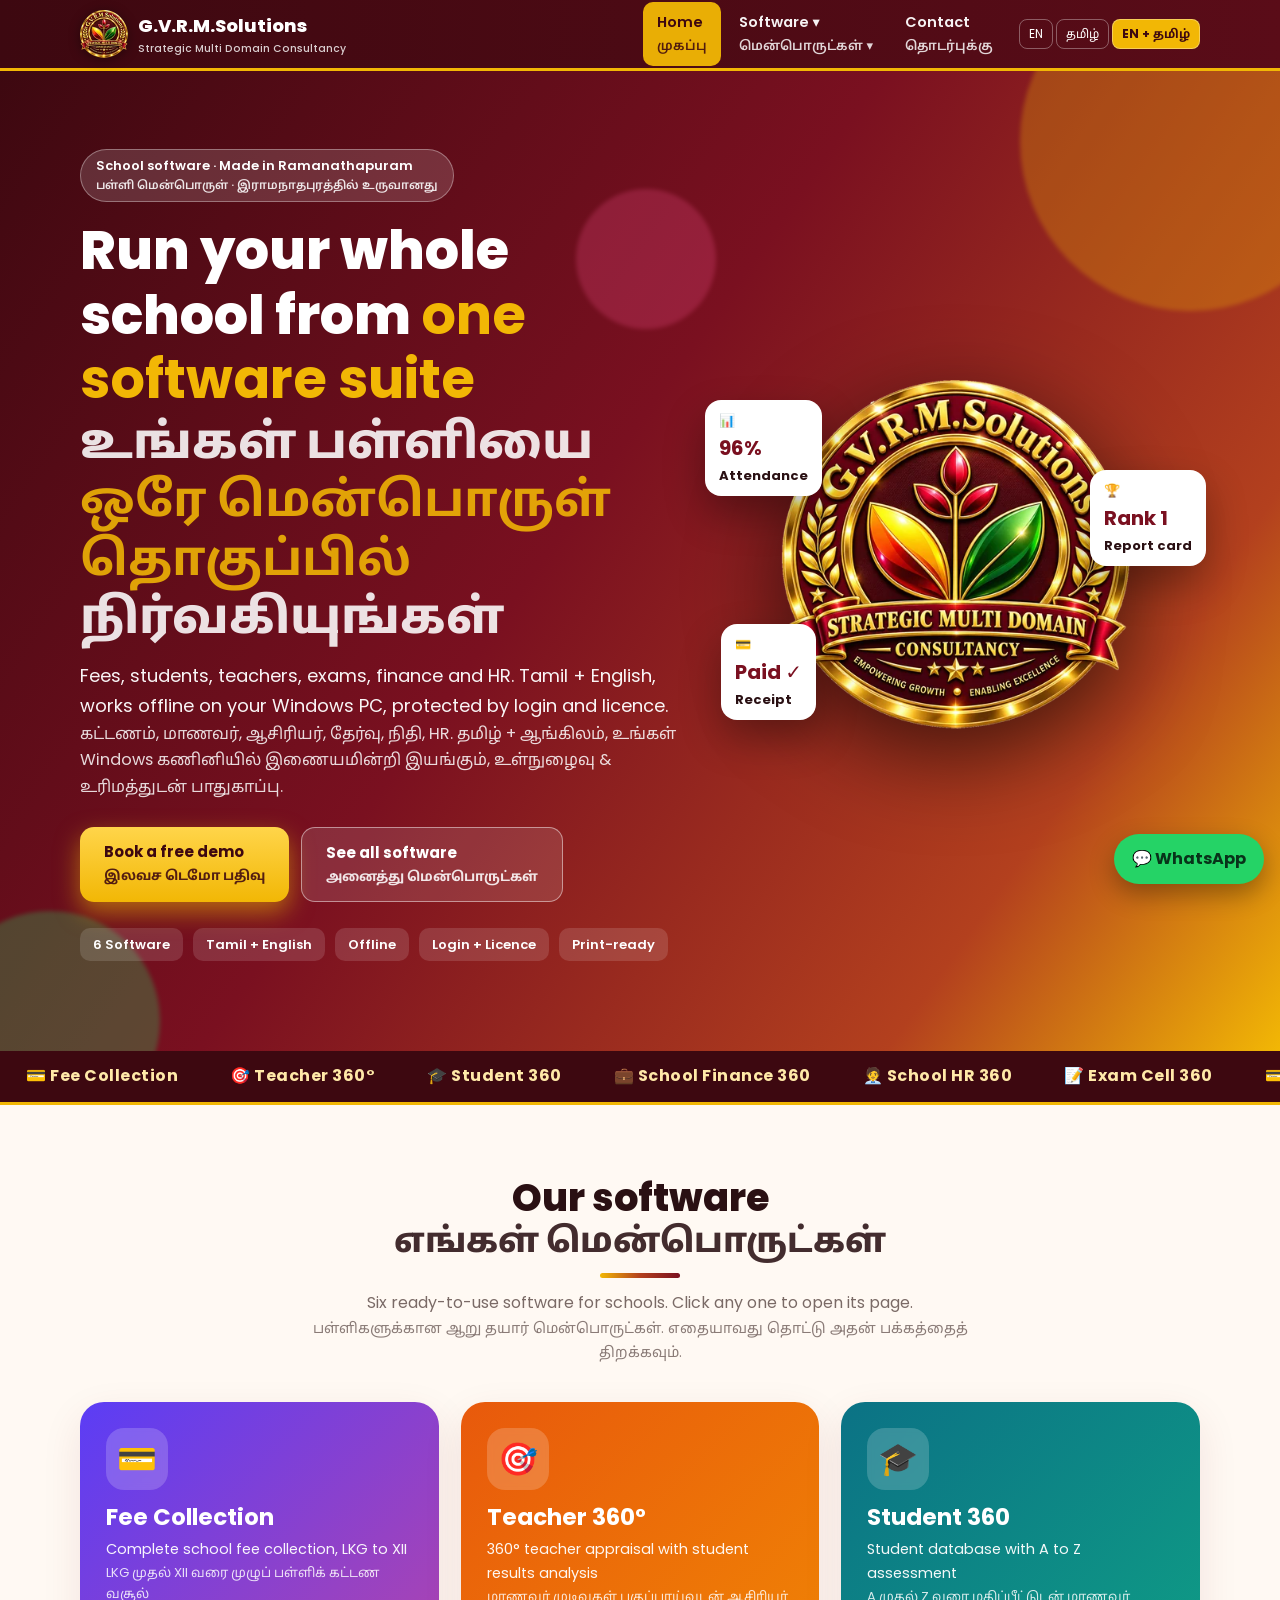
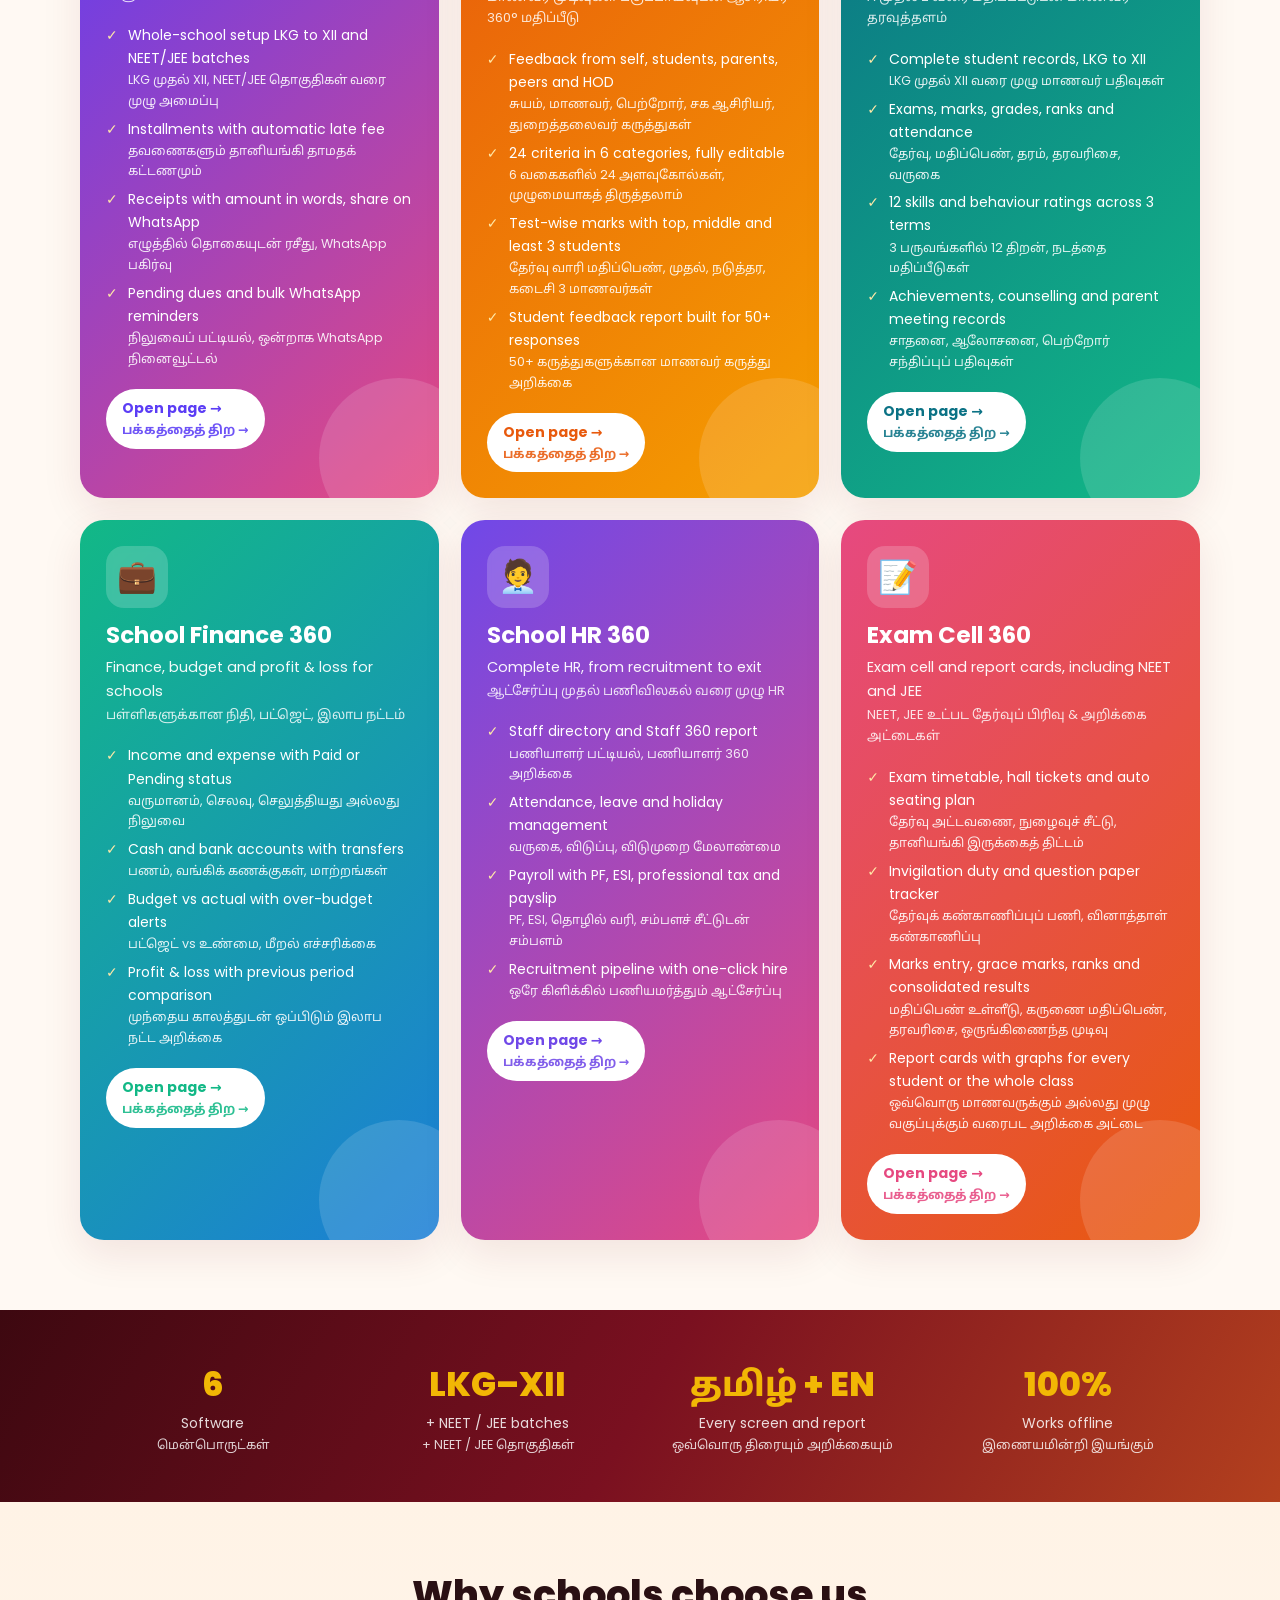
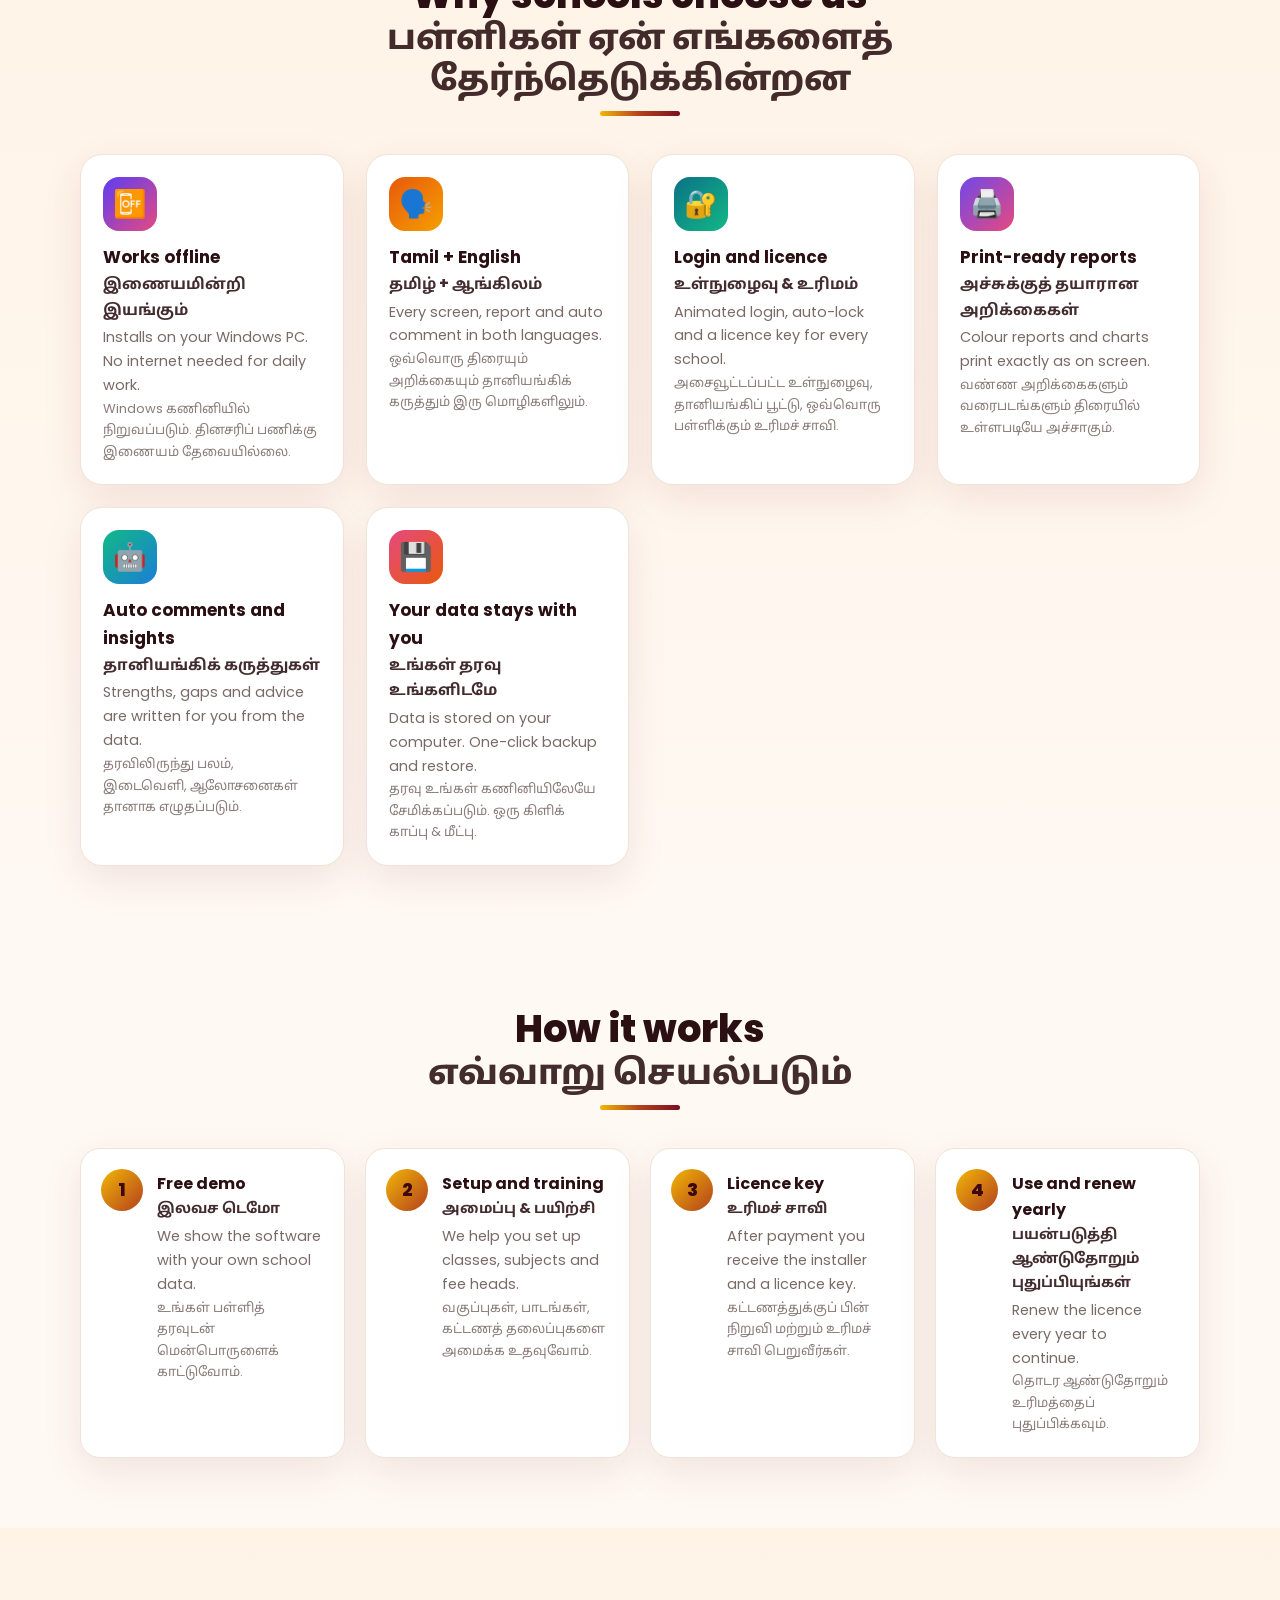
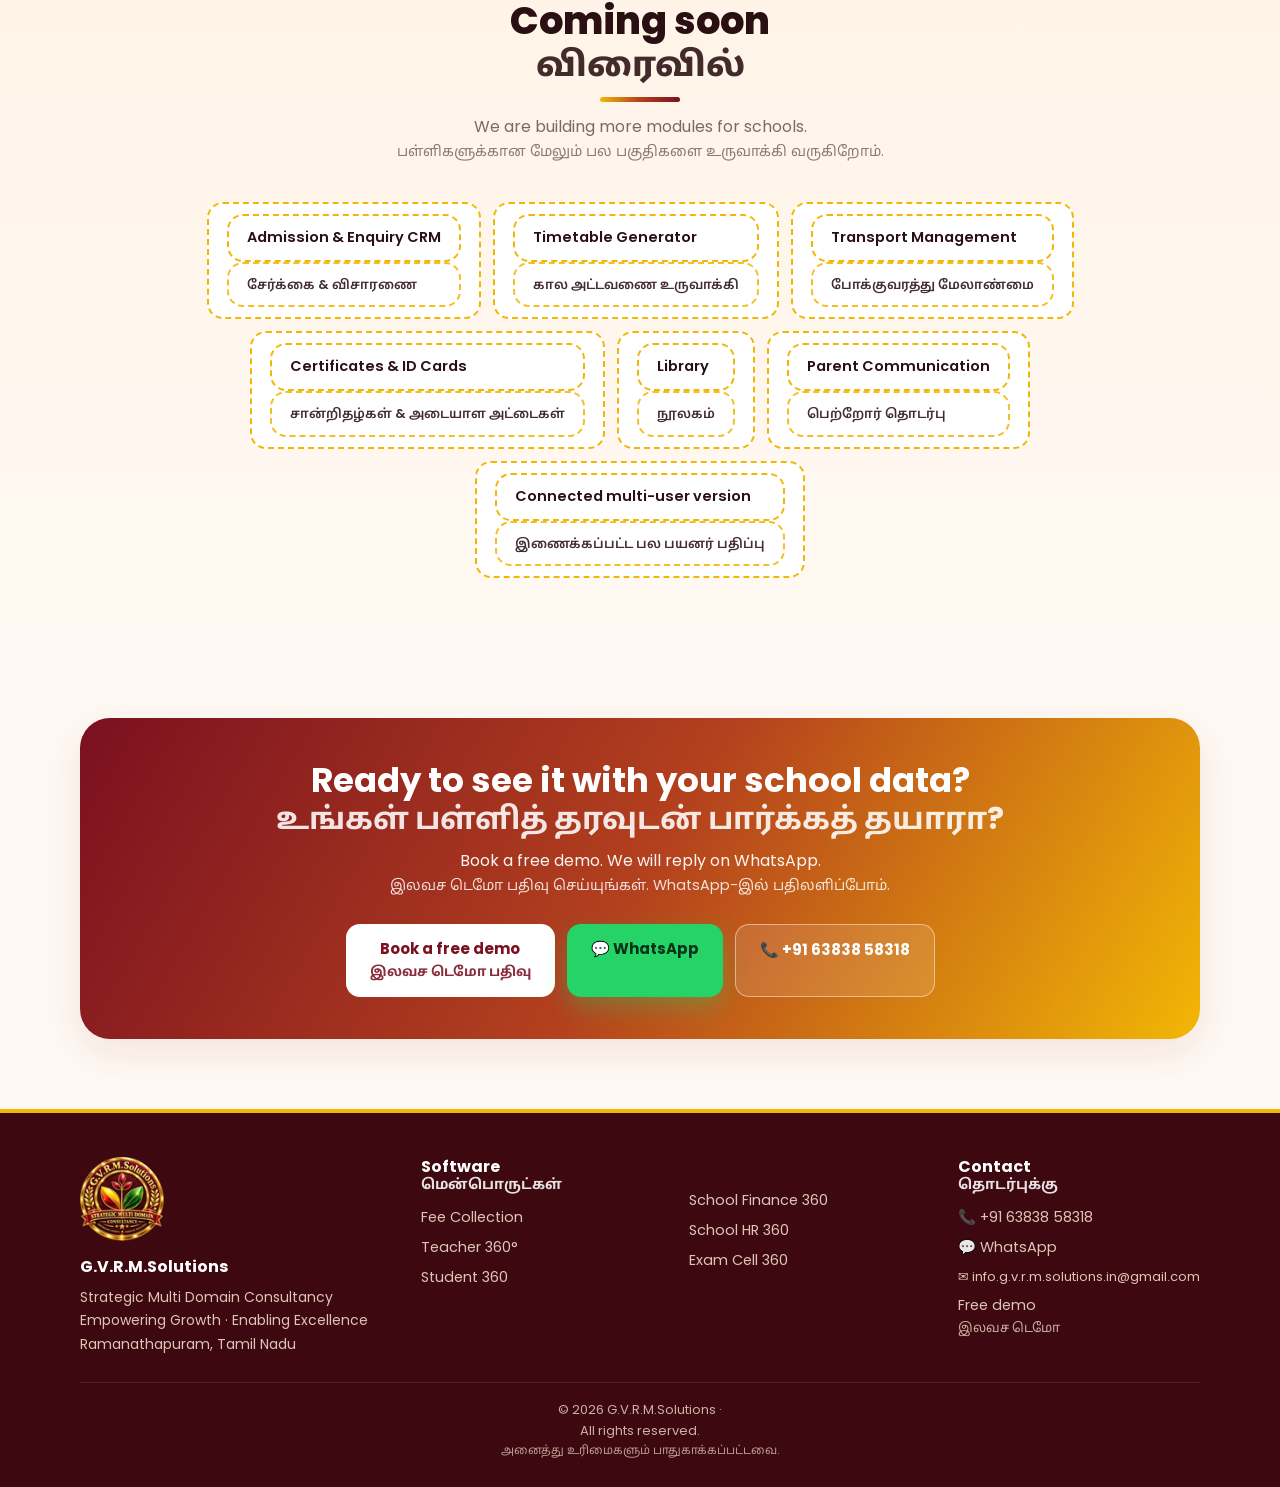
<file: index.html>
<!DOCTYPE html>
<html lang="en"><head><meta charset="utf-8">
<meta name="viewport" content="width=device-width, initial-scale=1, viewport-fit=cover">
<title>G.V.R.M.Solutions · School Software Suite · Ramanathapuram</title>
<meta name="description" content="Fee Collection, Teacher 360, Student 360, Finance 360, HR 360 and Exam Cell 360. Tamil + English school software that works offline.">
<meta name="theme-color" content="#3d0810">
<link rel="icon" type="image/webp" href="logo-sm.webp">
<link href="https://fonts.googleapis.com/css2?family=Poppins:wght@400;500;600;700;800&family=Noto+Sans+Tamil:wght@400;500;700&display=swap" rel="stylesheet">
<link rel="stylesheet" href="style.css">
</head>
<body class="l-both" data-page="home">
<div id="hd"></div>
<main id="app"><noscript><p style="padding:40px;text-align:center">Please enable JavaScript to view this website. G.V.R.M.Solutions · +91 63838 58318</p></noscript></main>
<div id="ft"></div>
<a class="wa" href="https://wa.me/916383858318?text=Hello%20G.V.R.M.Solutions%2C%20I%20want%20a%20demo." target="_blank" rel="noopener">💬 WhatsApp</a>
<script src="app.js"></script>
</body></html>
</file>
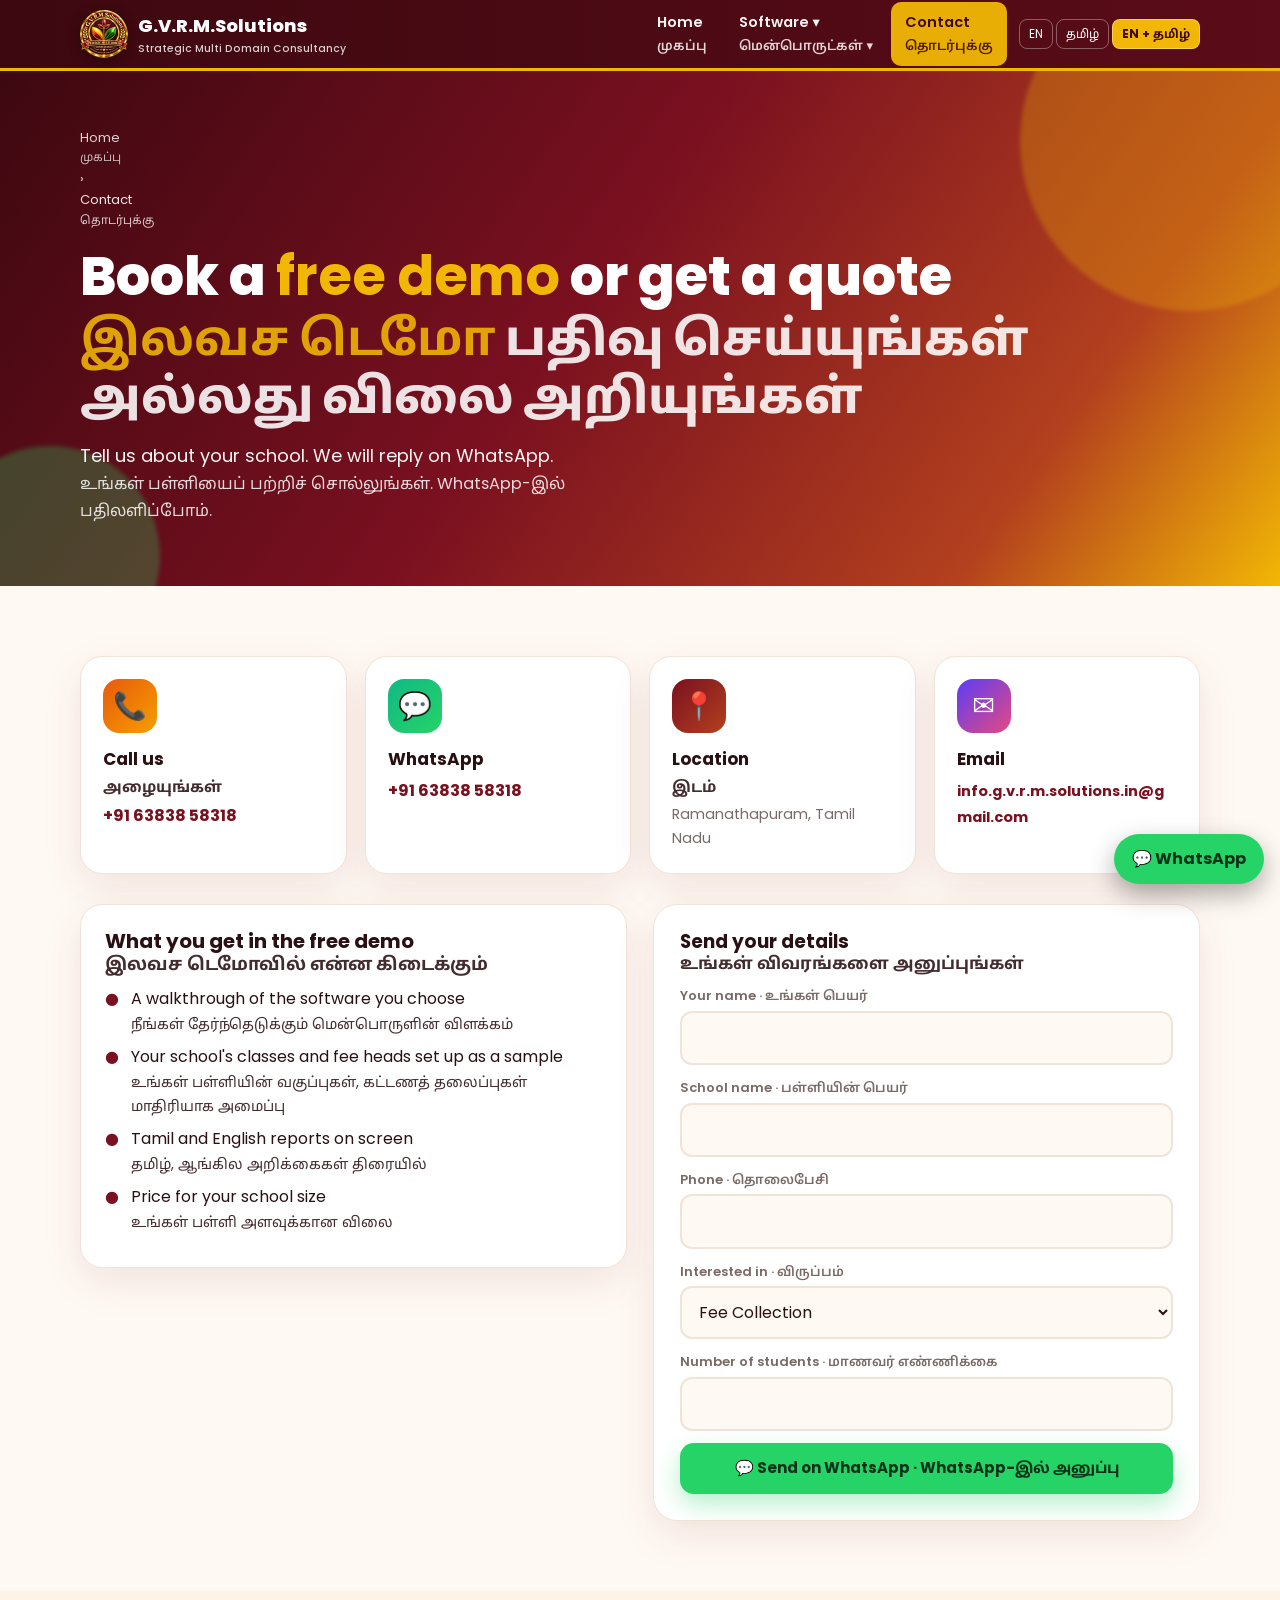
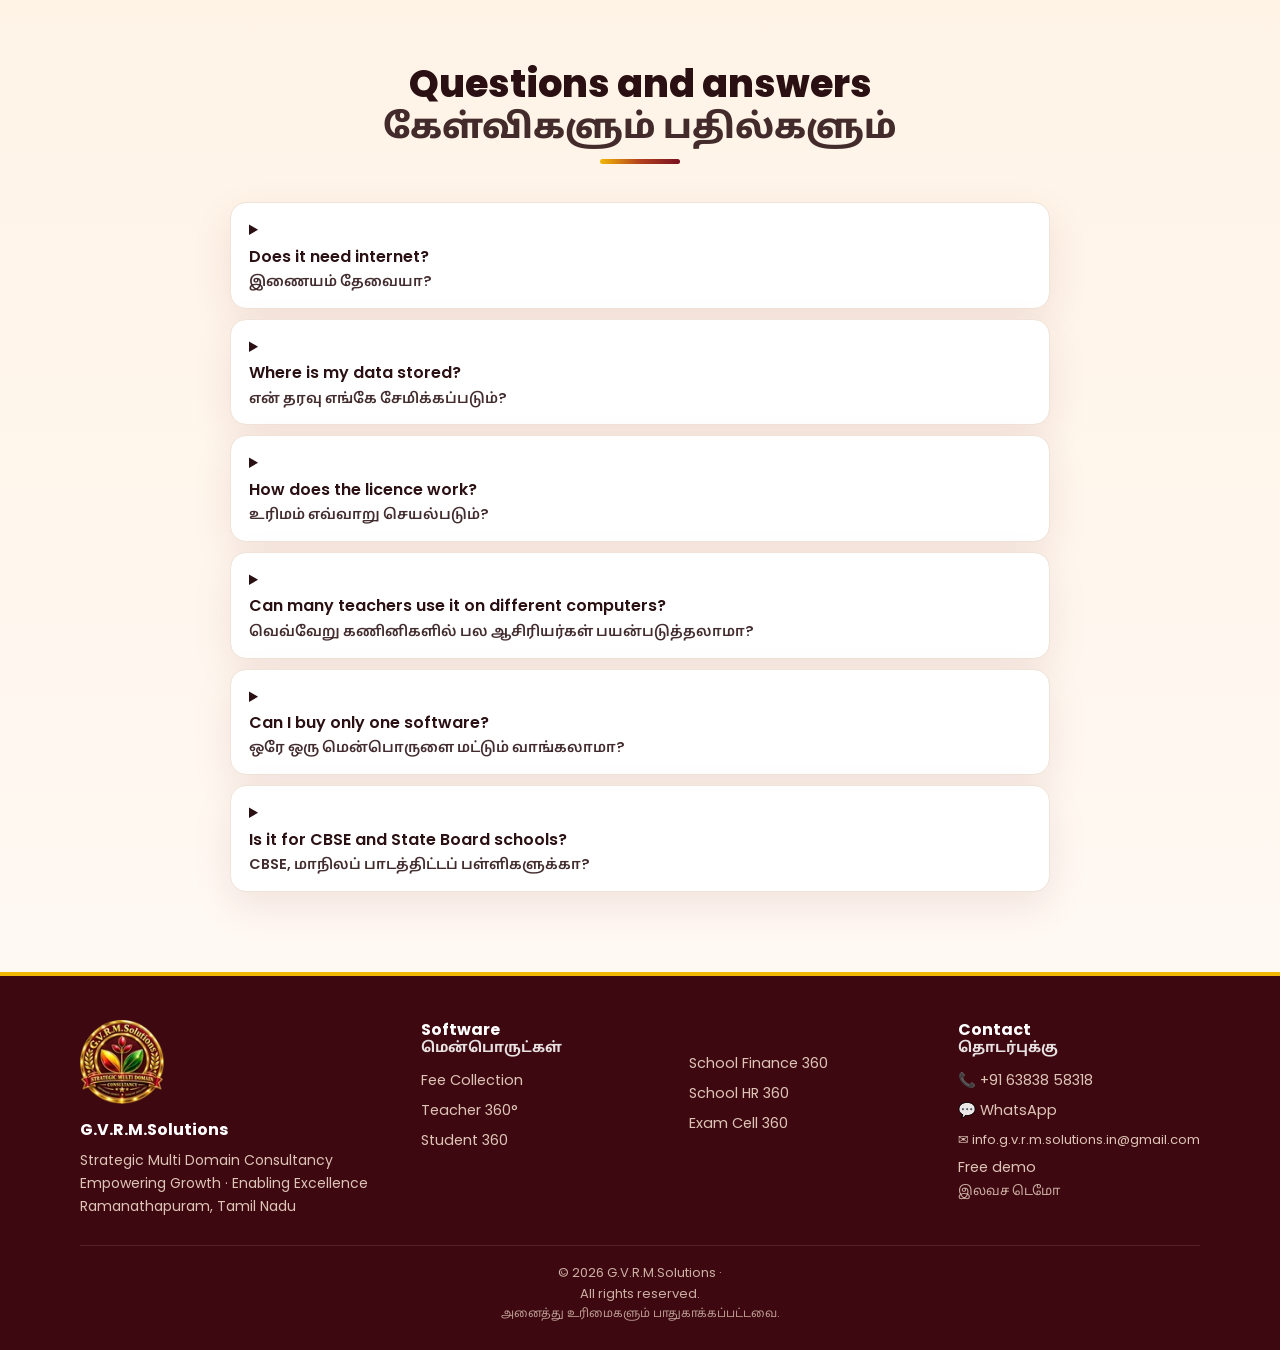
<file: contact.html>
<!DOCTYPE html>
<html lang="en"><head><meta charset="utf-8">
<meta name="viewport" content="width=device-width, initial-scale=1, viewport-fit=cover">
<title>Contact · G.V.R.M.Solutions</title>
<meta name="description" content="Book a free demo or get a quote. G.V.R.M.Solutions, Ramanathapuram. +91 63838 58318.">
<meta name="theme-color" content="#3d0810">
<link rel="icon" type="image/webp" href="logo-sm.webp">
<link href="https://fonts.googleapis.com/css2?family=Poppins:wght@400;500;600;700;800&family=Noto+Sans+Tamil:wght@400;500;700&display=swap" rel="stylesheet">
<link rel="stylesheet" href="style.css">
</head>
<body class="l-both" data-page="contact">
<div id="hd"></div>
<main id="app"><noscript><p style="padding:40px;text-align:center">Please enable JavaScript to view this website. G.V.R.M.Solutions · +91 63838 58318</p></noscript></main>
<div id="ft"></div>
<a class="wa" href="https://wa.me/916383858318?text=Hello%20G.V.R.M.Solutions%2C%20I%20want%20a%20demo." target="_blank" rel="noopener">💬 WhatsApp</a>
<script src="app.js"></script>
</body></html>
</file>
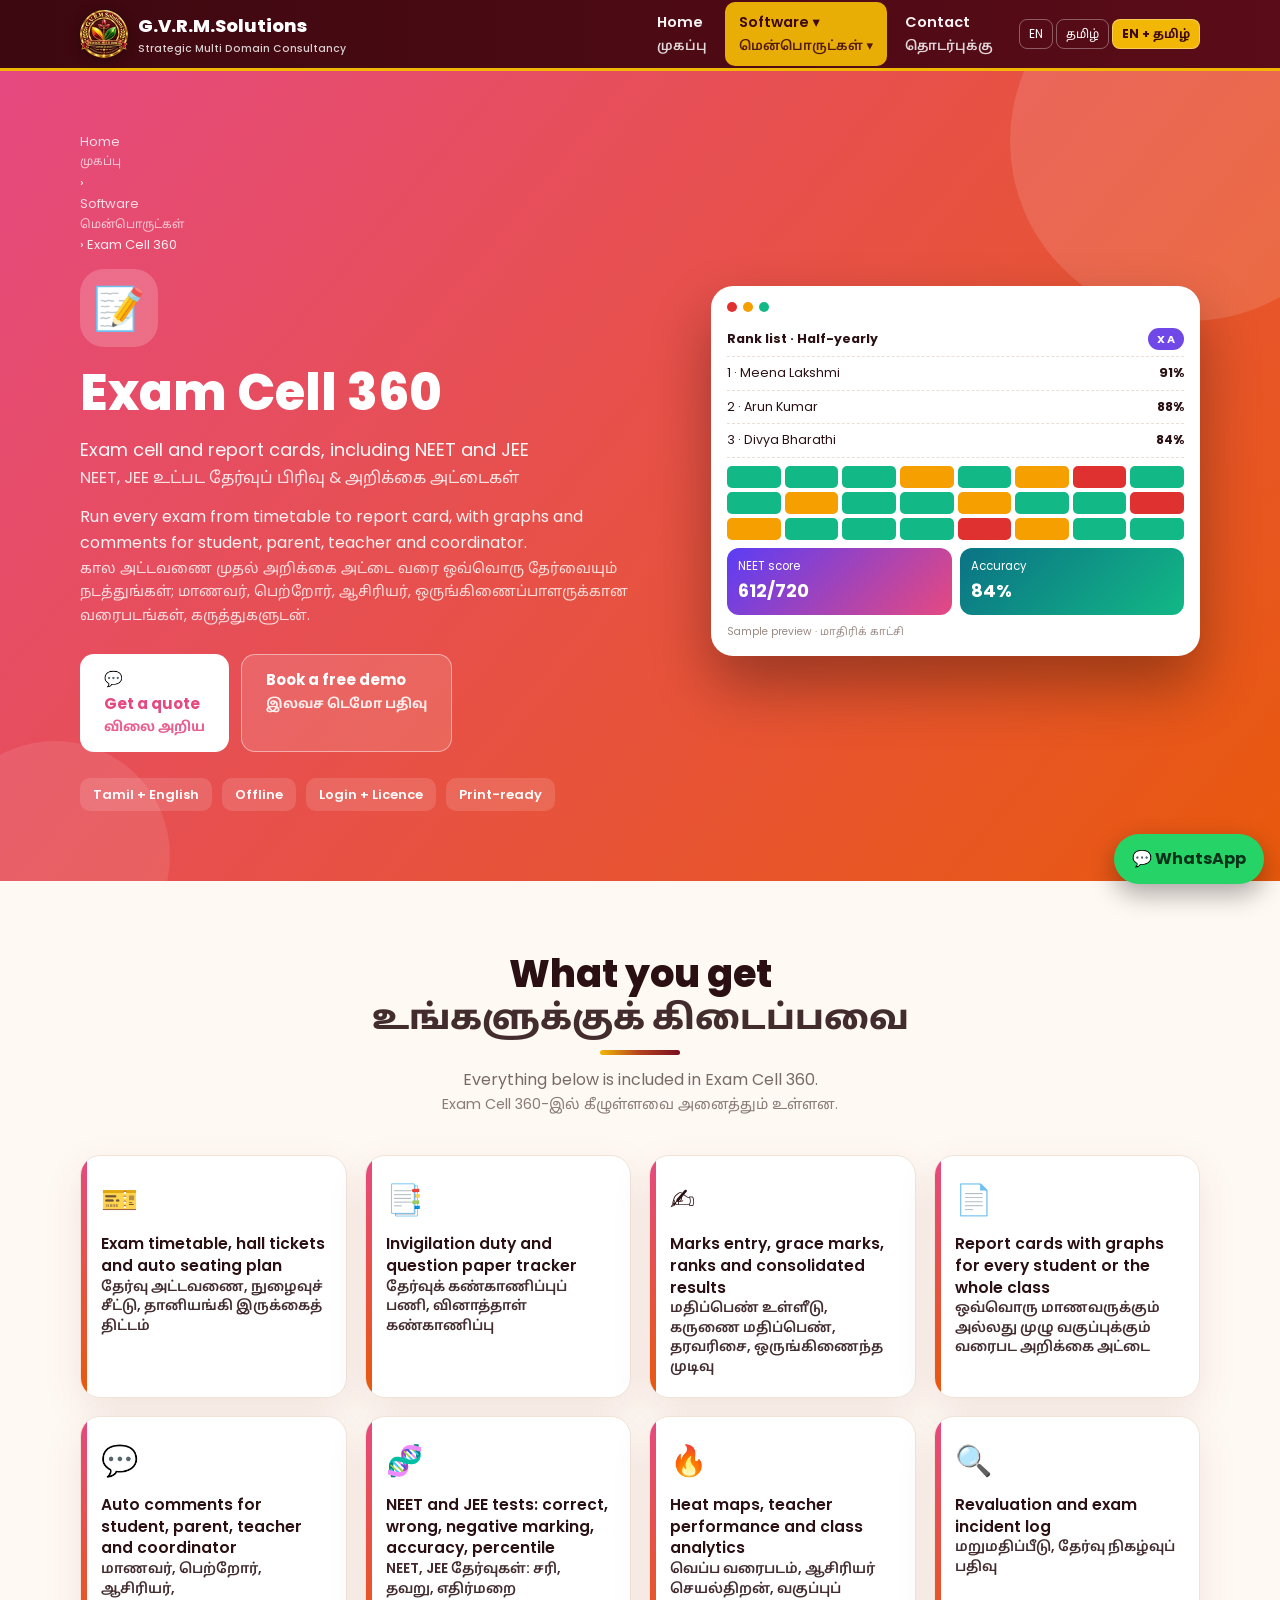
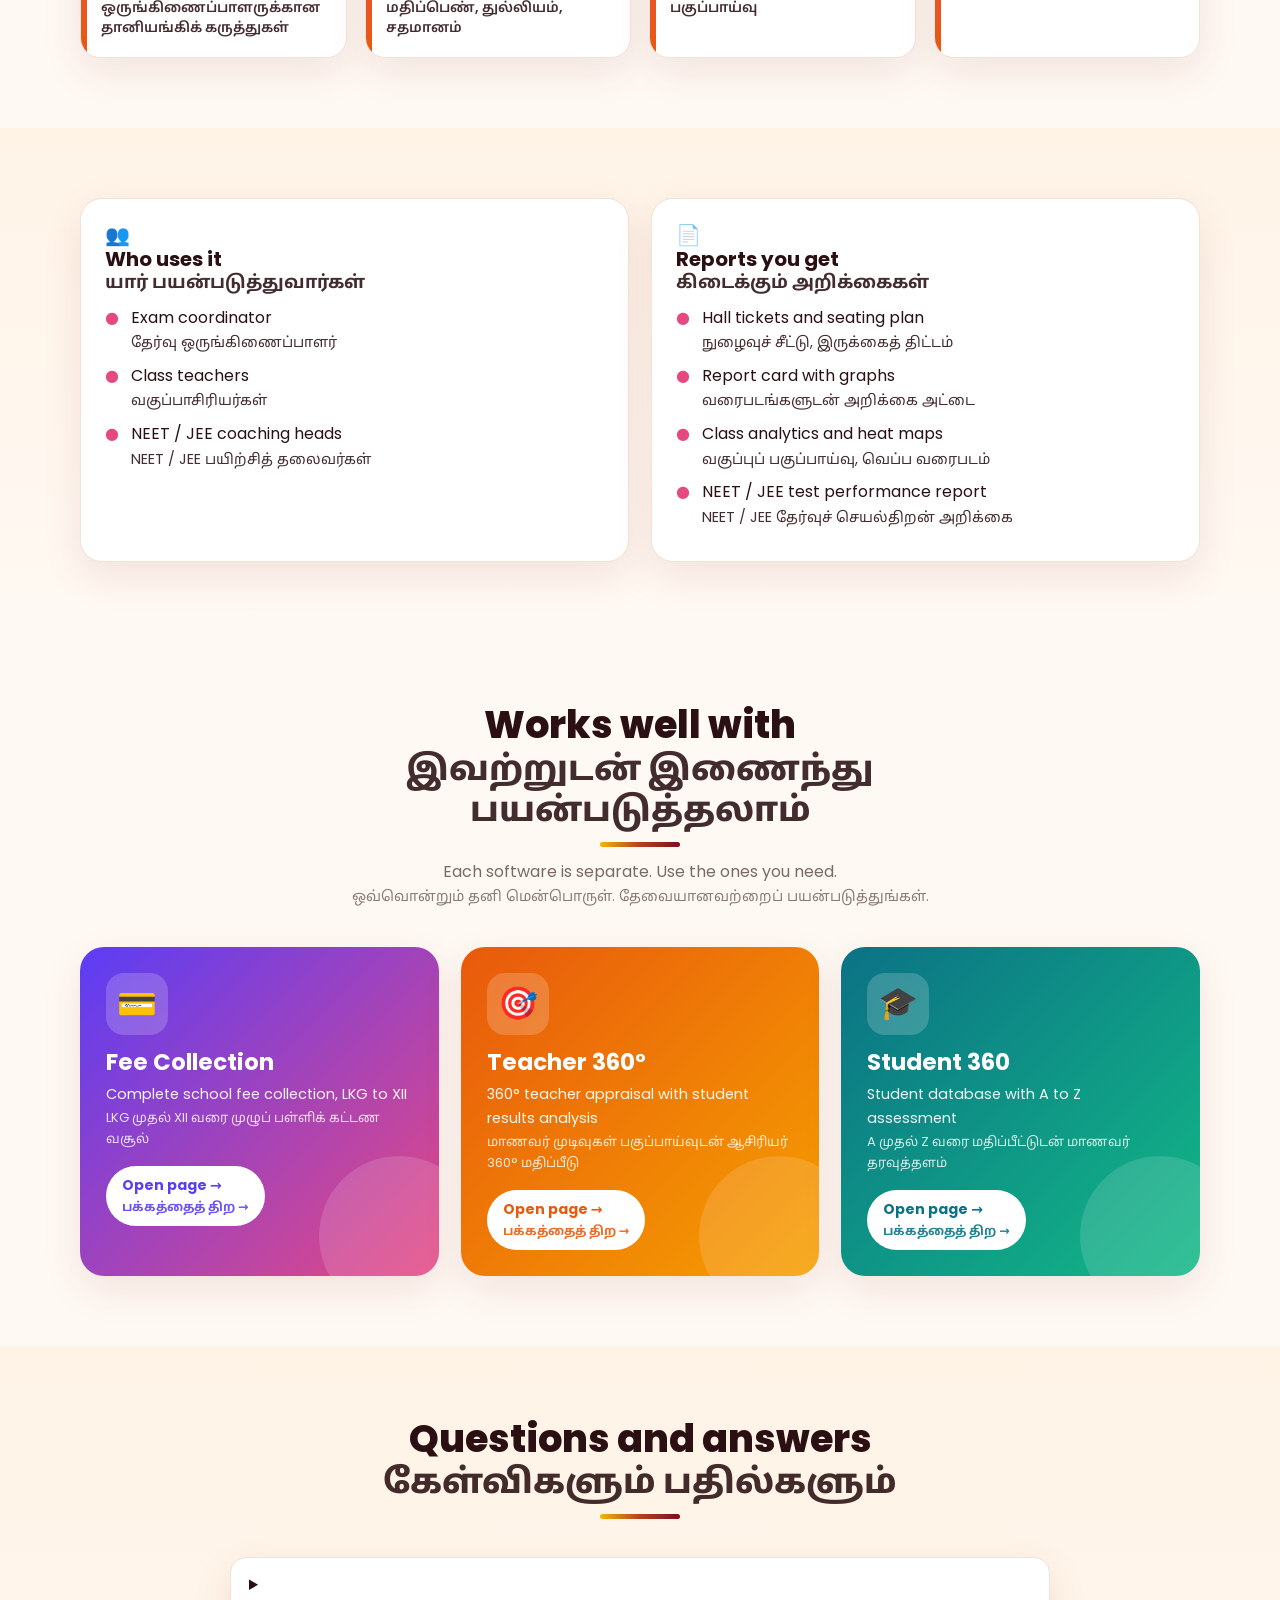
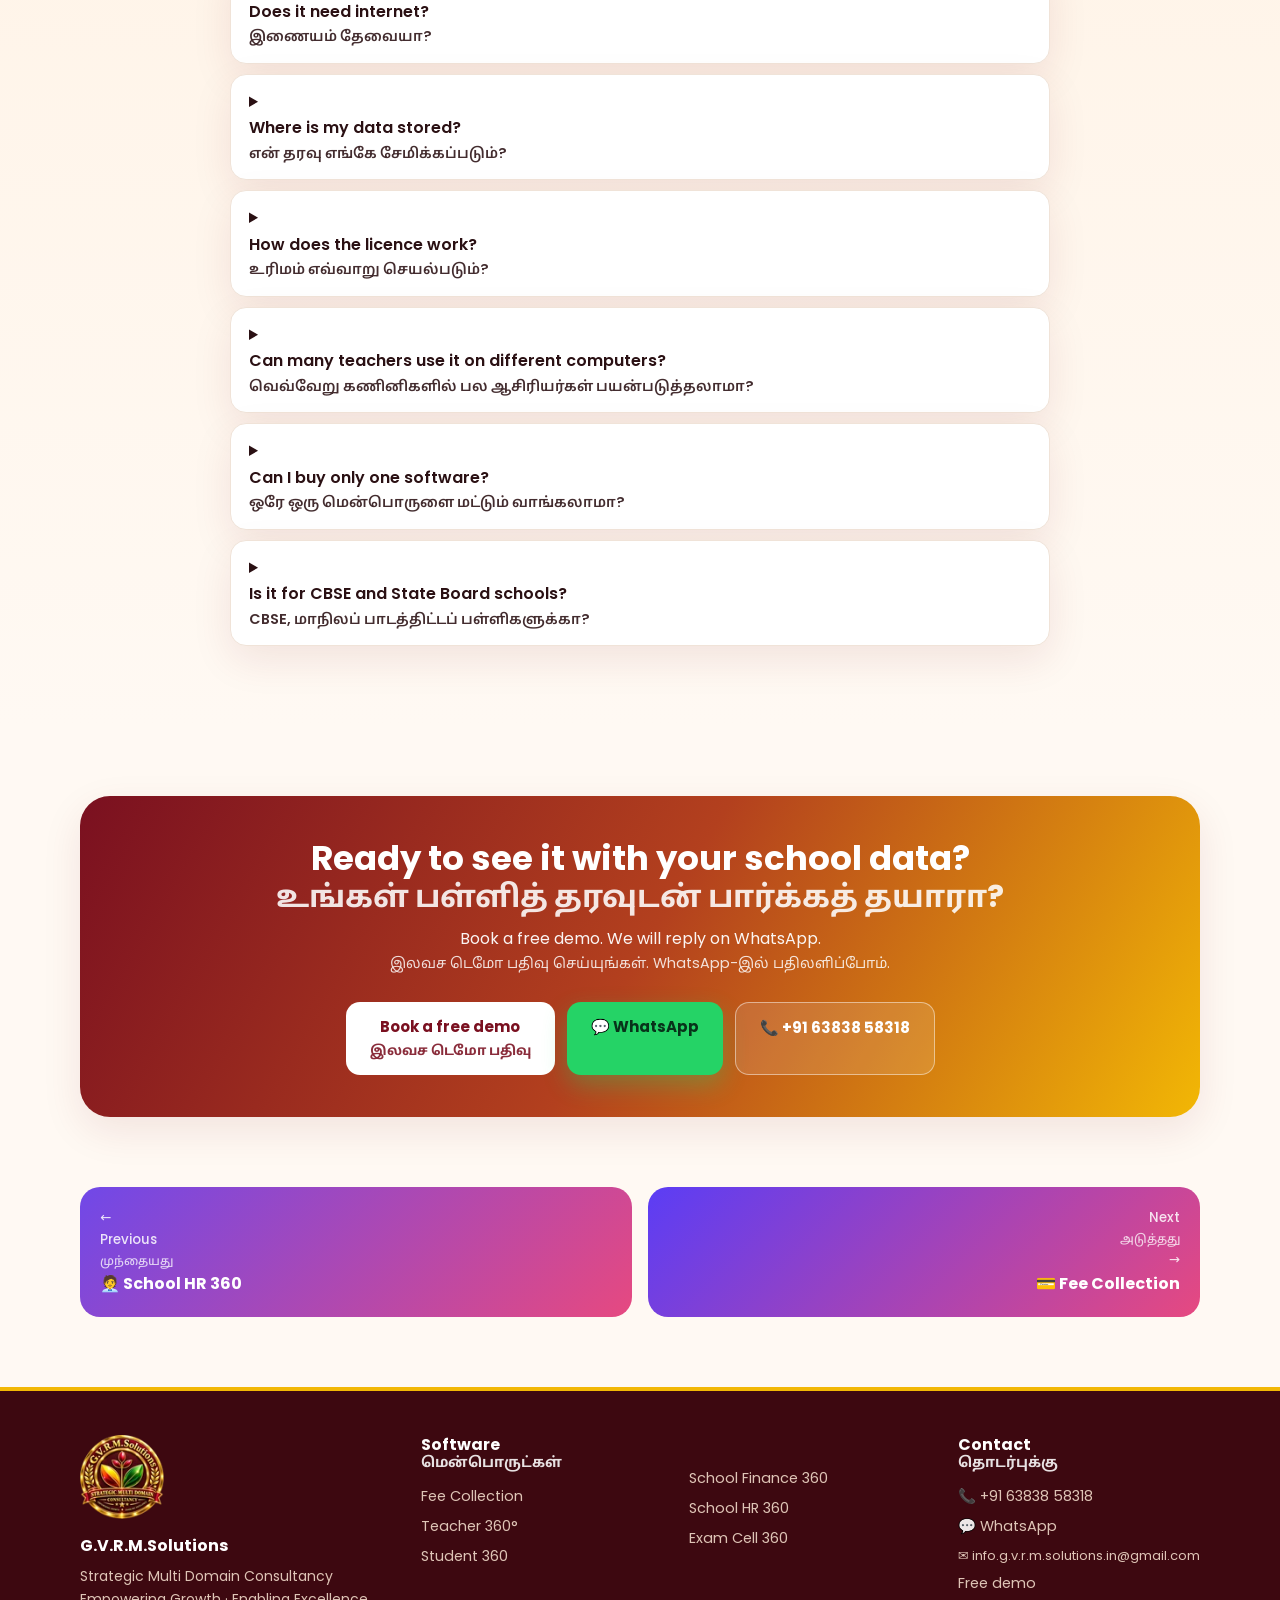
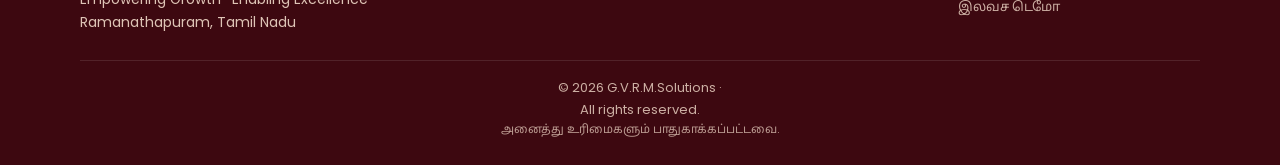
<file: exam-cell-360.html>
<!DOCTYPE html>
<html lang="en"><head><meta charset="utf-8">
<meta name="viewport" content="width=device-width, initial-scale=1, viewport-fit=cover">
<title>Exam Cell 360 · G.V.R.M.Solutions</title>
<meta name="description" content="Exam Cell 360 by G.V.R.M.Solutions, Ramanathapuram. Tamil + English, offline school software.">
<meta name="theme-color" content="#3d0810">
<link rel="icon" type="image/webp" href="logo-sm.webp">
<link href="https://fonts.googleapis.com/css2?family=Poppins:wght@400;500;600;700;800&family=Noto+Sans+Tamil:wght@400;500;700&display=swap" rel="stylesheet">
<link rel="stylesheet" href="style.css">
</head>
<body class="l-both" data-page="product" data-p="exam">
<div id="hd"></div>
<main id="app"><noscript><p style="padding:40px;text-align:center">Please enable JavaScript to view this website. G.V.R.M.Solutions · +91 63838 58318</p></noscript></main>
<div id="ft"></div>
<a class="wa" href="https://wa.me/916383858318?text=Hello%20G.V.R.M.Solutions%2C%20I%20want%20a%20demo." target="_blank" rel="noopener">💬 WhatsApp</a>
<script src="app.js"></script>
</body></html>
</file>
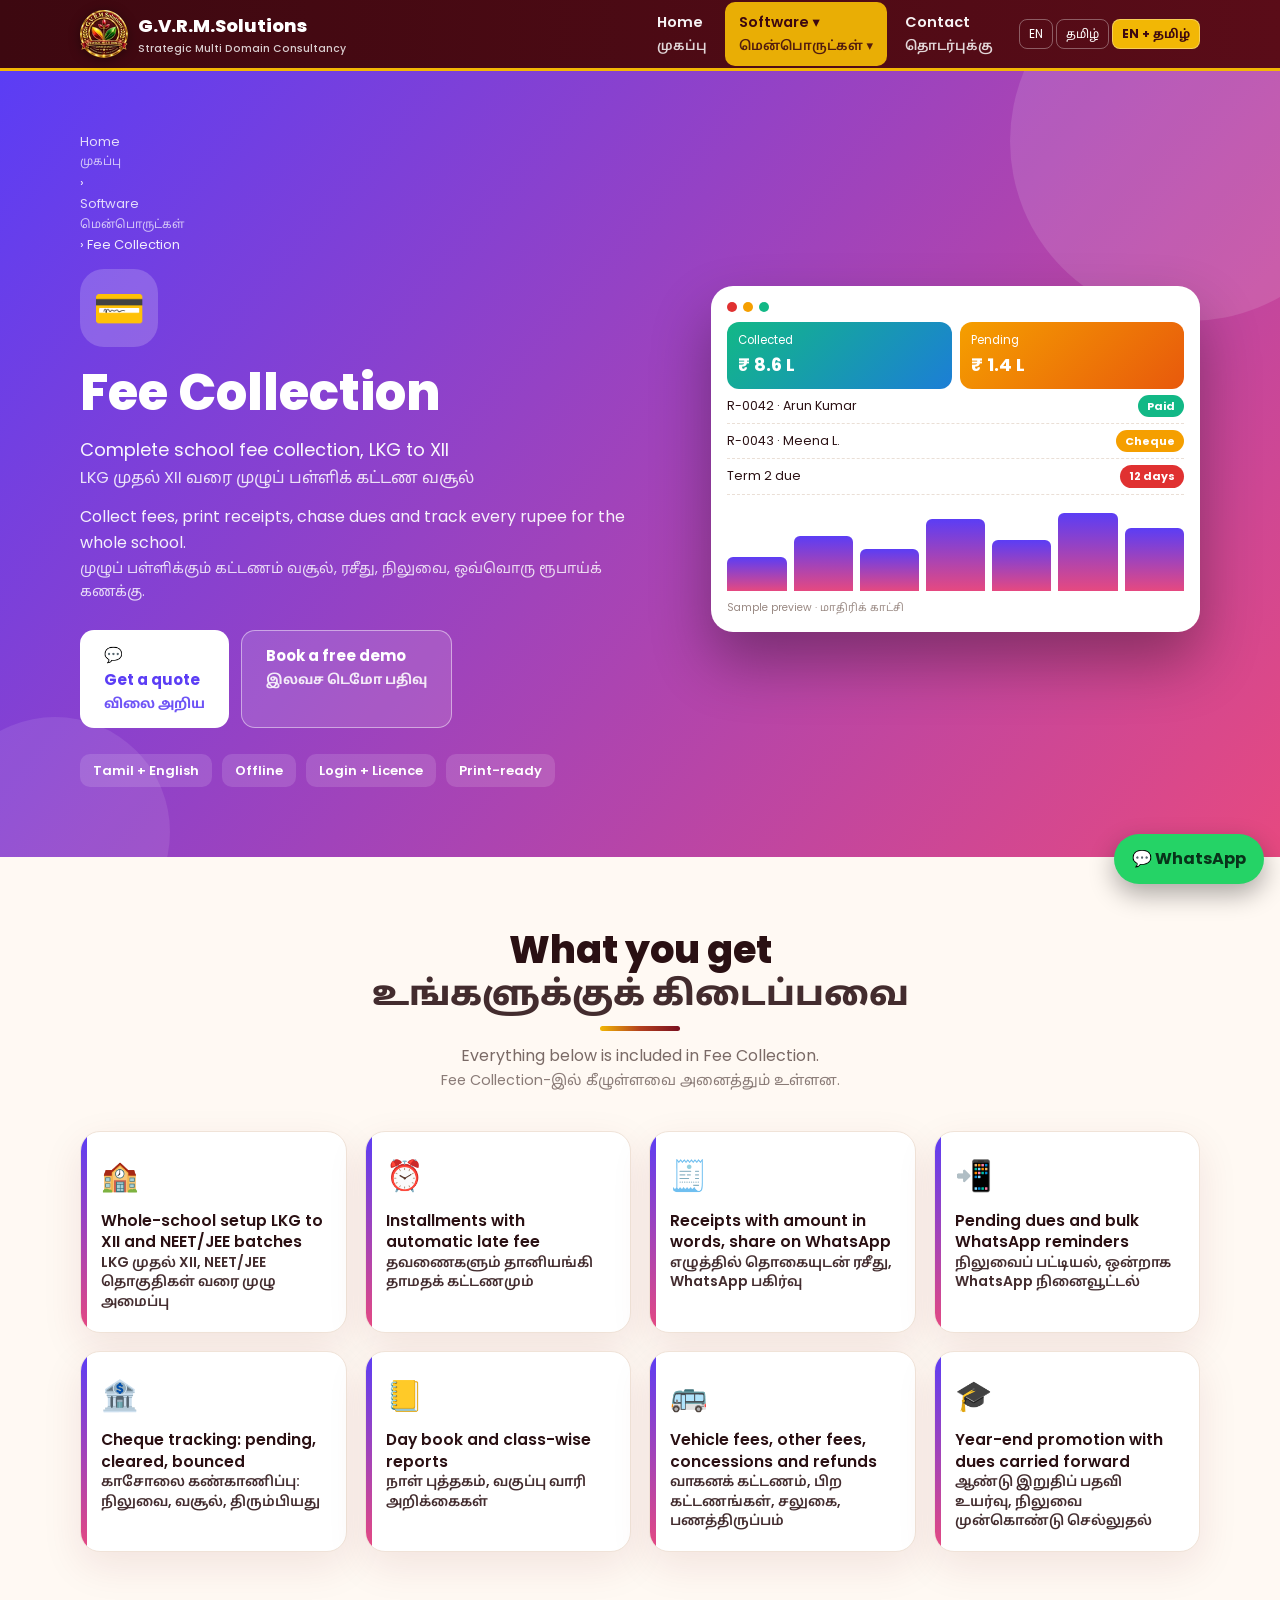
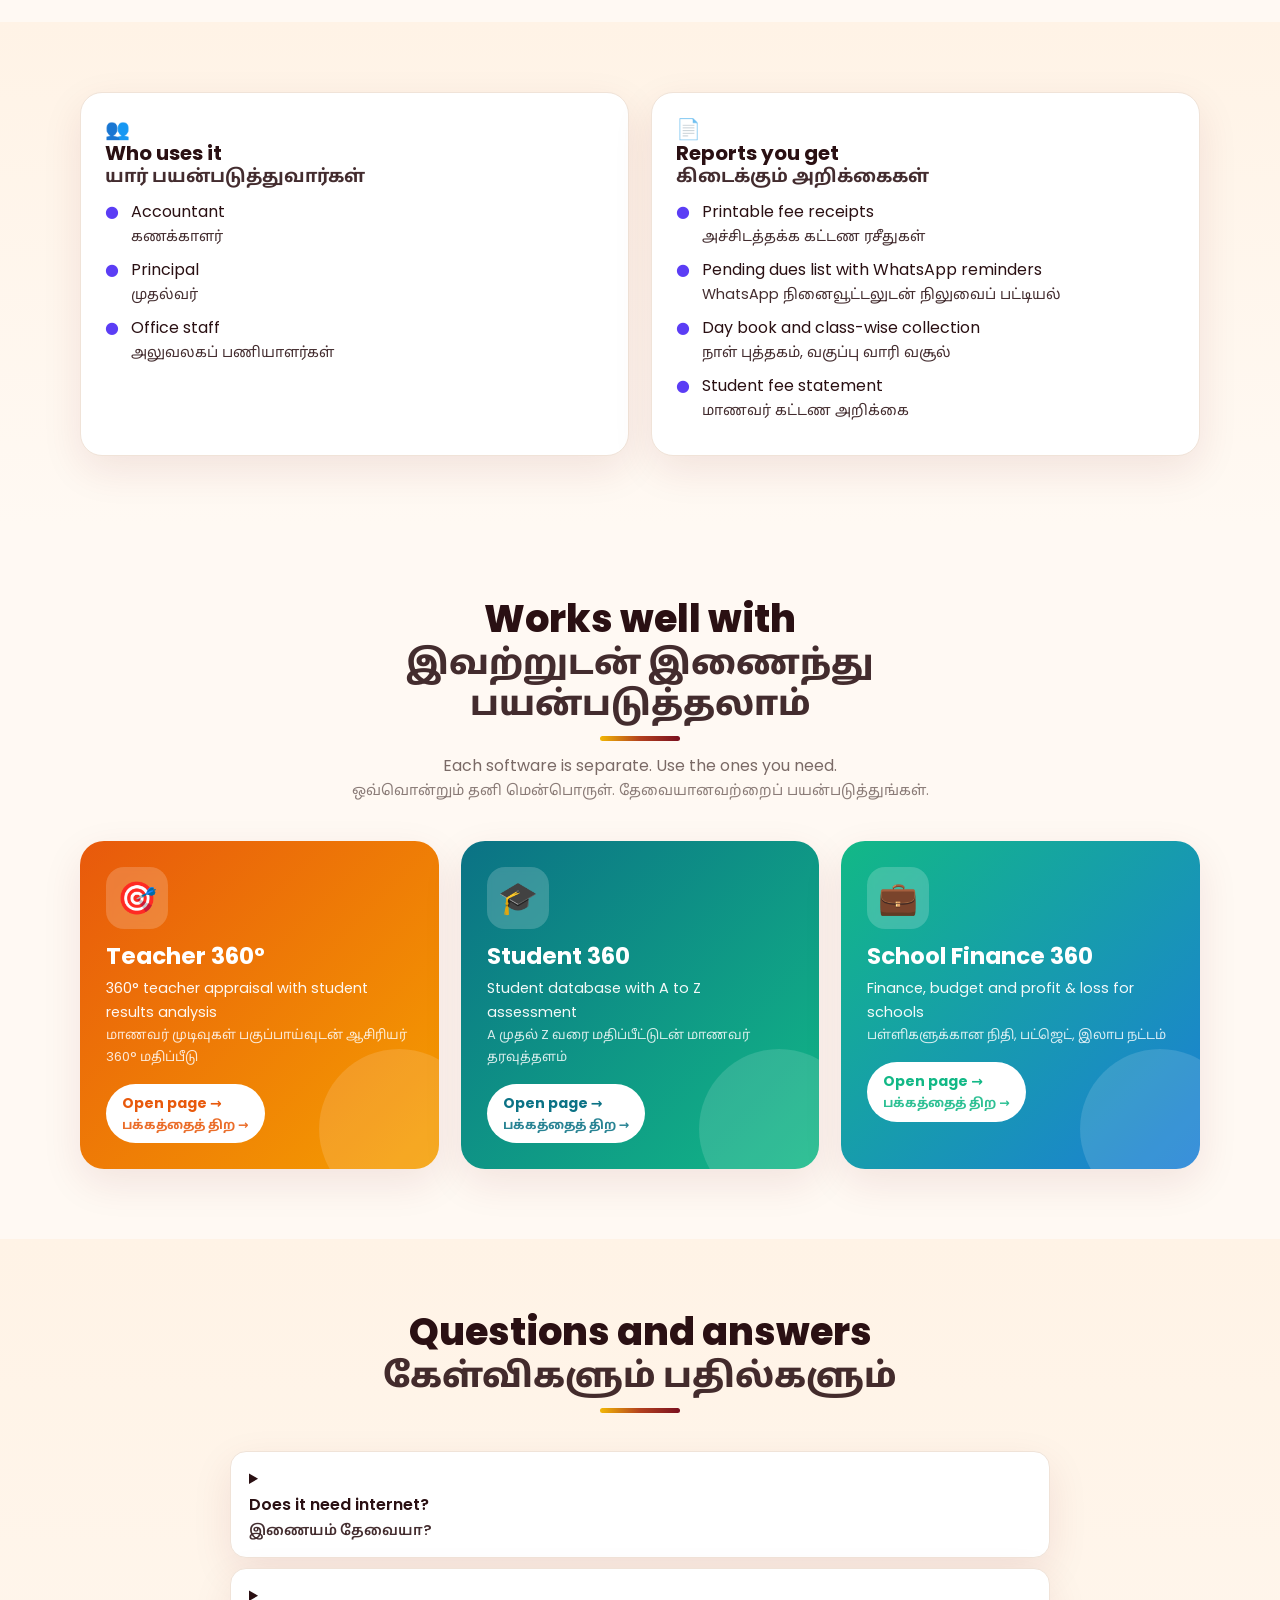
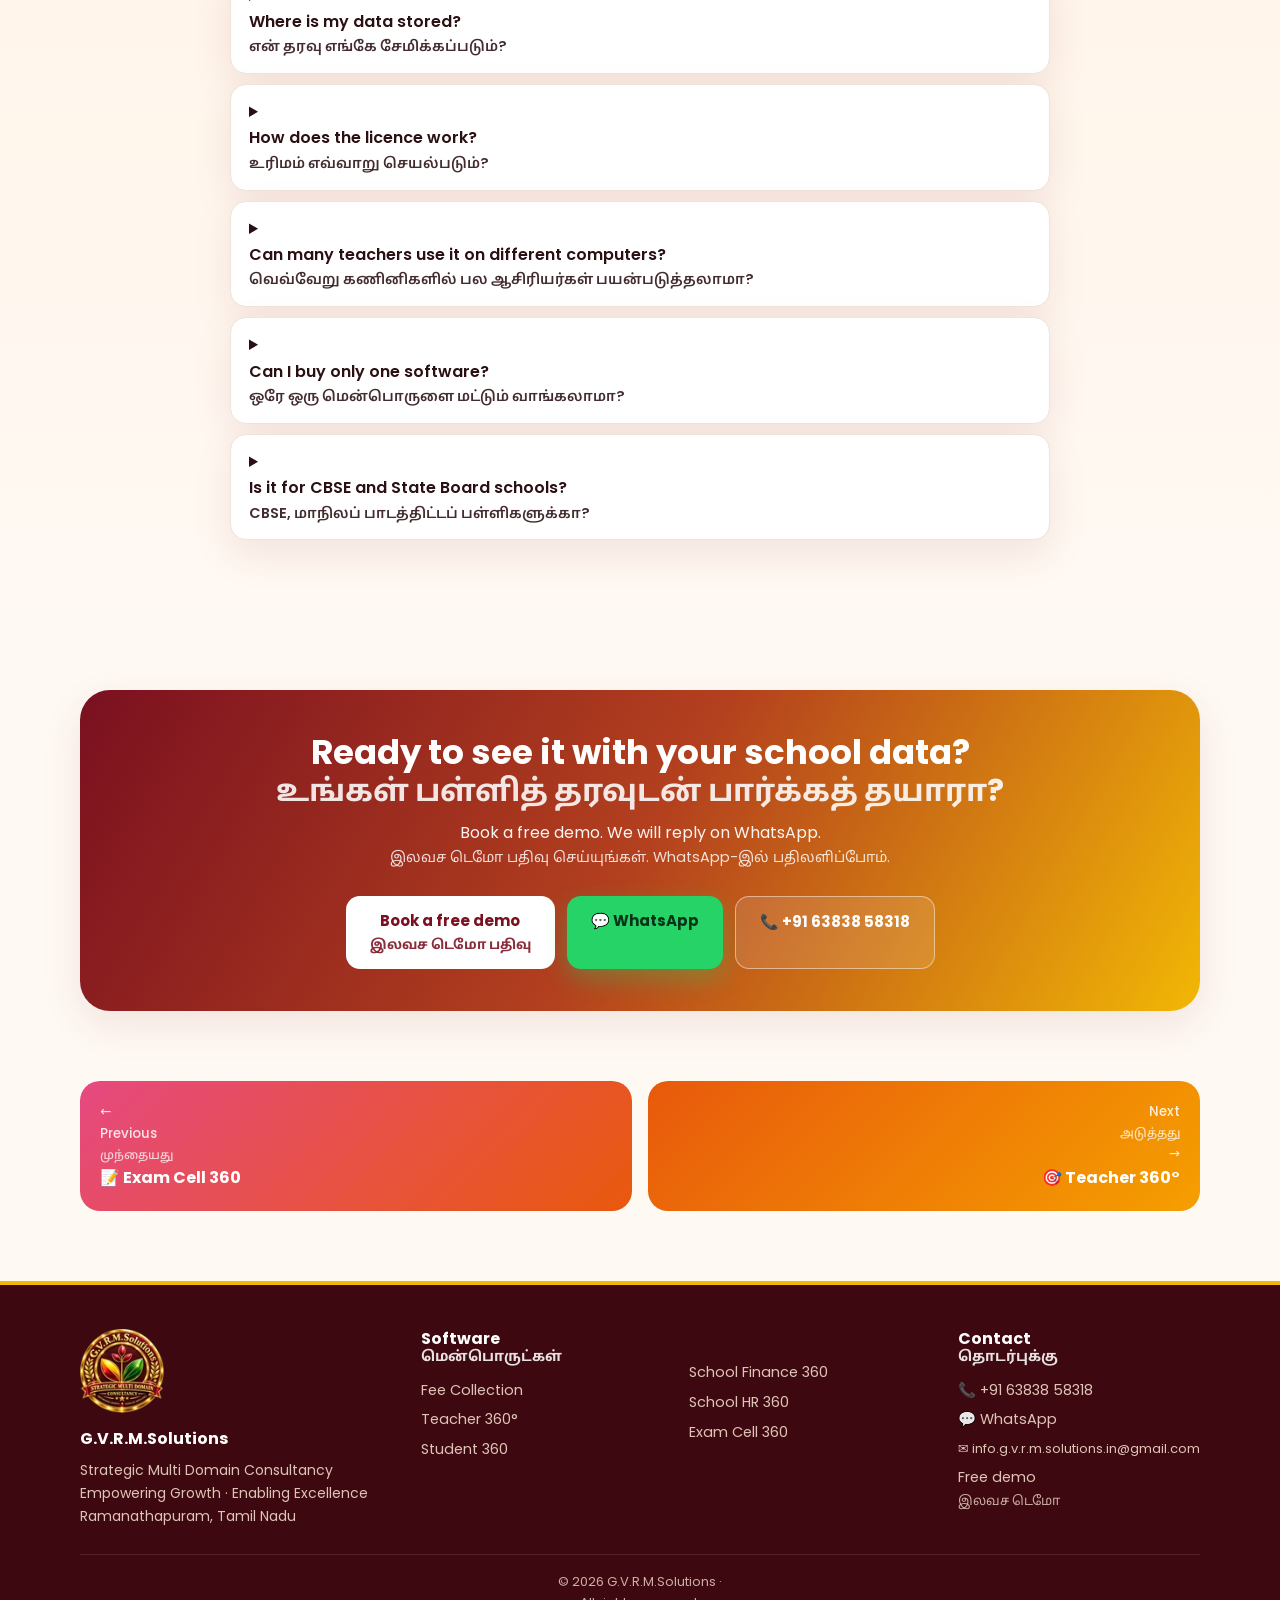
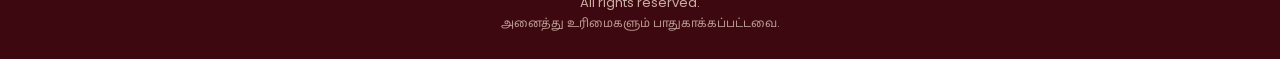
<file: fee-collection.html>
<!DOCTYPE html>
<html lang="en"><head><meta charset="utf-8">
<meta name="viewport" content="width=device-width, initial-scale=1, viewport-fit=cover">
<title>Fee Collection · G.V.R.M.Solutions</title>
<meta name="description" content="Fee Collection by G.V.R.M.Solutions, Ramanathapuram. Tamil + English, offline school software.">
<meta name="theme-color" content="#3d0810">
<link rel="icon" type="image/webp" href="logo-sm.webp">
<link href="https://fonts.googleapis.com/css2?family=Poppins:wght@400;500;600;700;800&family=Noto+Sans+Tamil:wght@400;500;700&display=swap" rel="stylesheet">
<link rel="stylesheet" href="style.css">
</head>
<body class="l-both" data-page="product" data-p="fee">
<div id="hd"></div>
<main id="app"><noscript><p style="padding:40px;text-align:center">Please enable JavaScript to view this website. G.V.R.M.Solutions · +91 63838 58318</p></noscript></main>
<div id="ft"></div>
<a class="wa" href="https://wa.me/916383858318?text=Hello%20G.V.R.M.Solutions%2C%20I%20want%20a%20demo." target="_blank" rel="noopener">💬 WhatsApp</a>
<script src="app.js"></script>
</body></html>
</file>
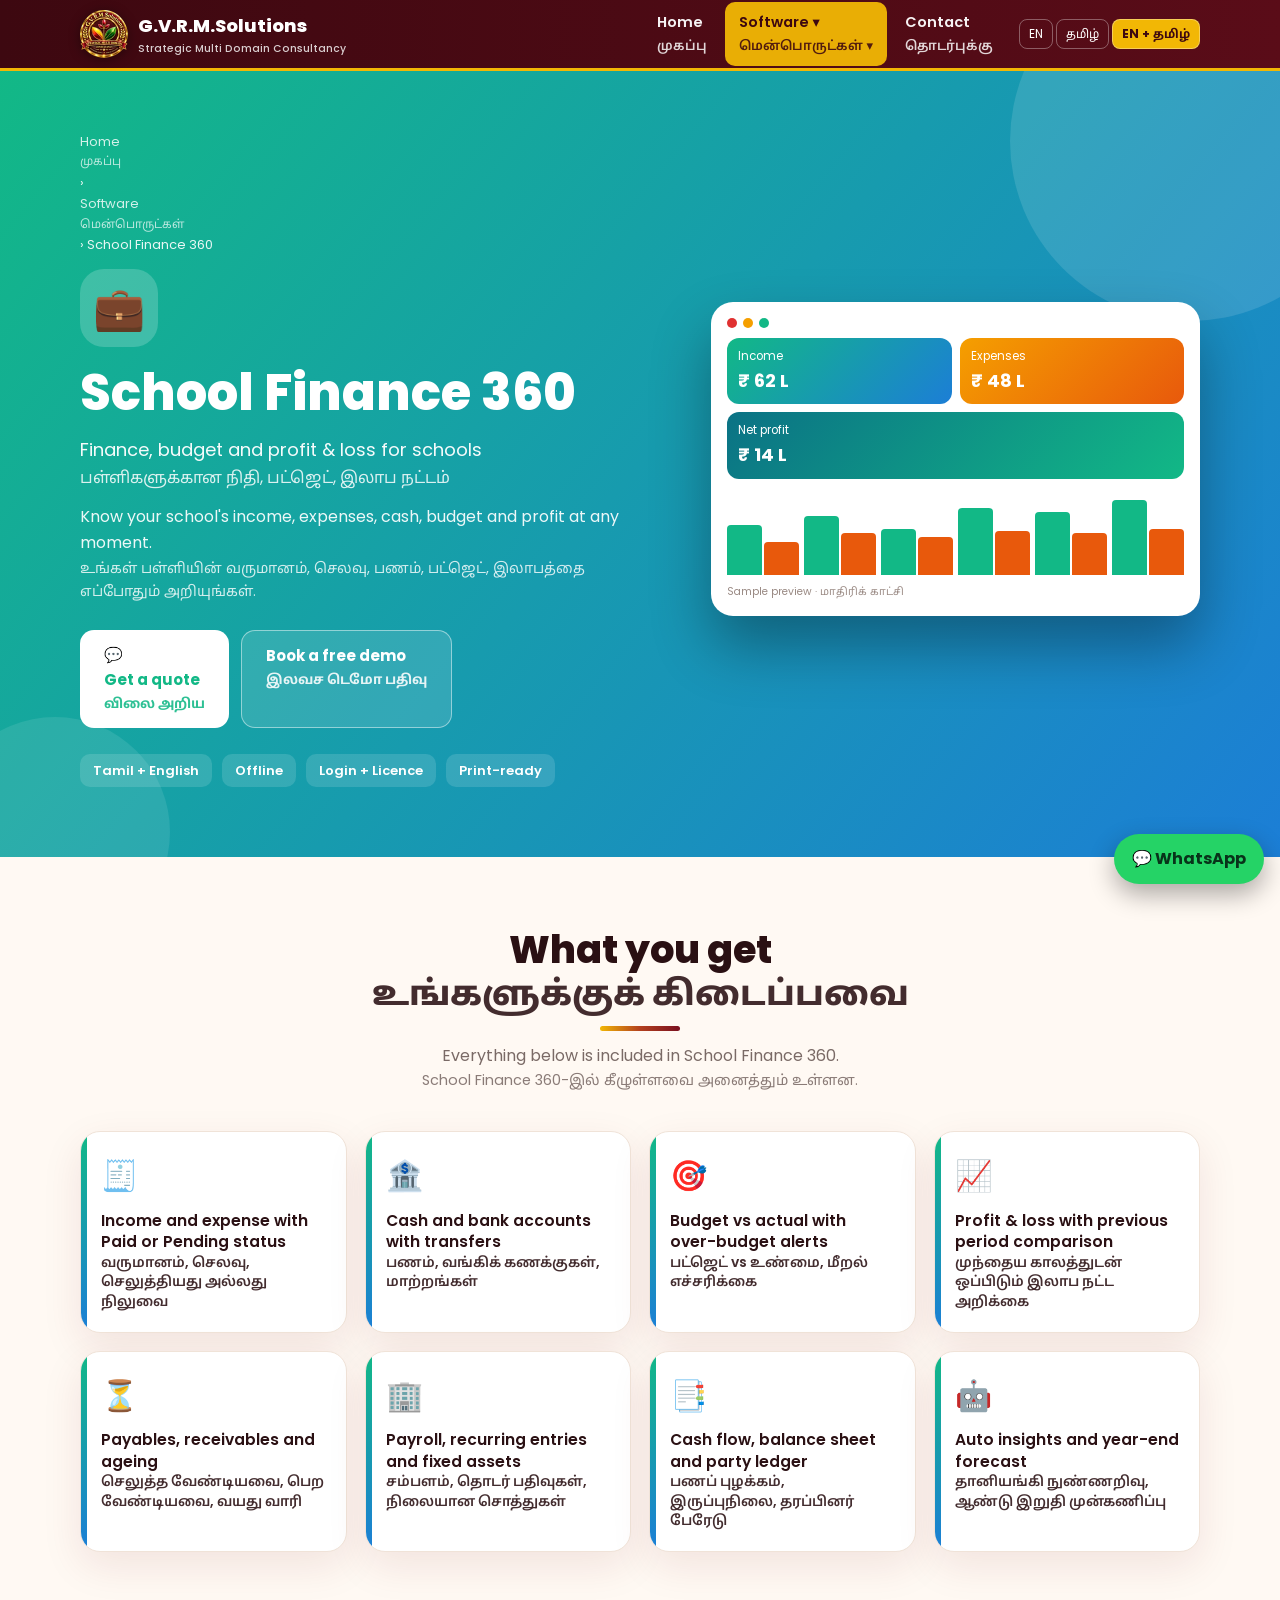
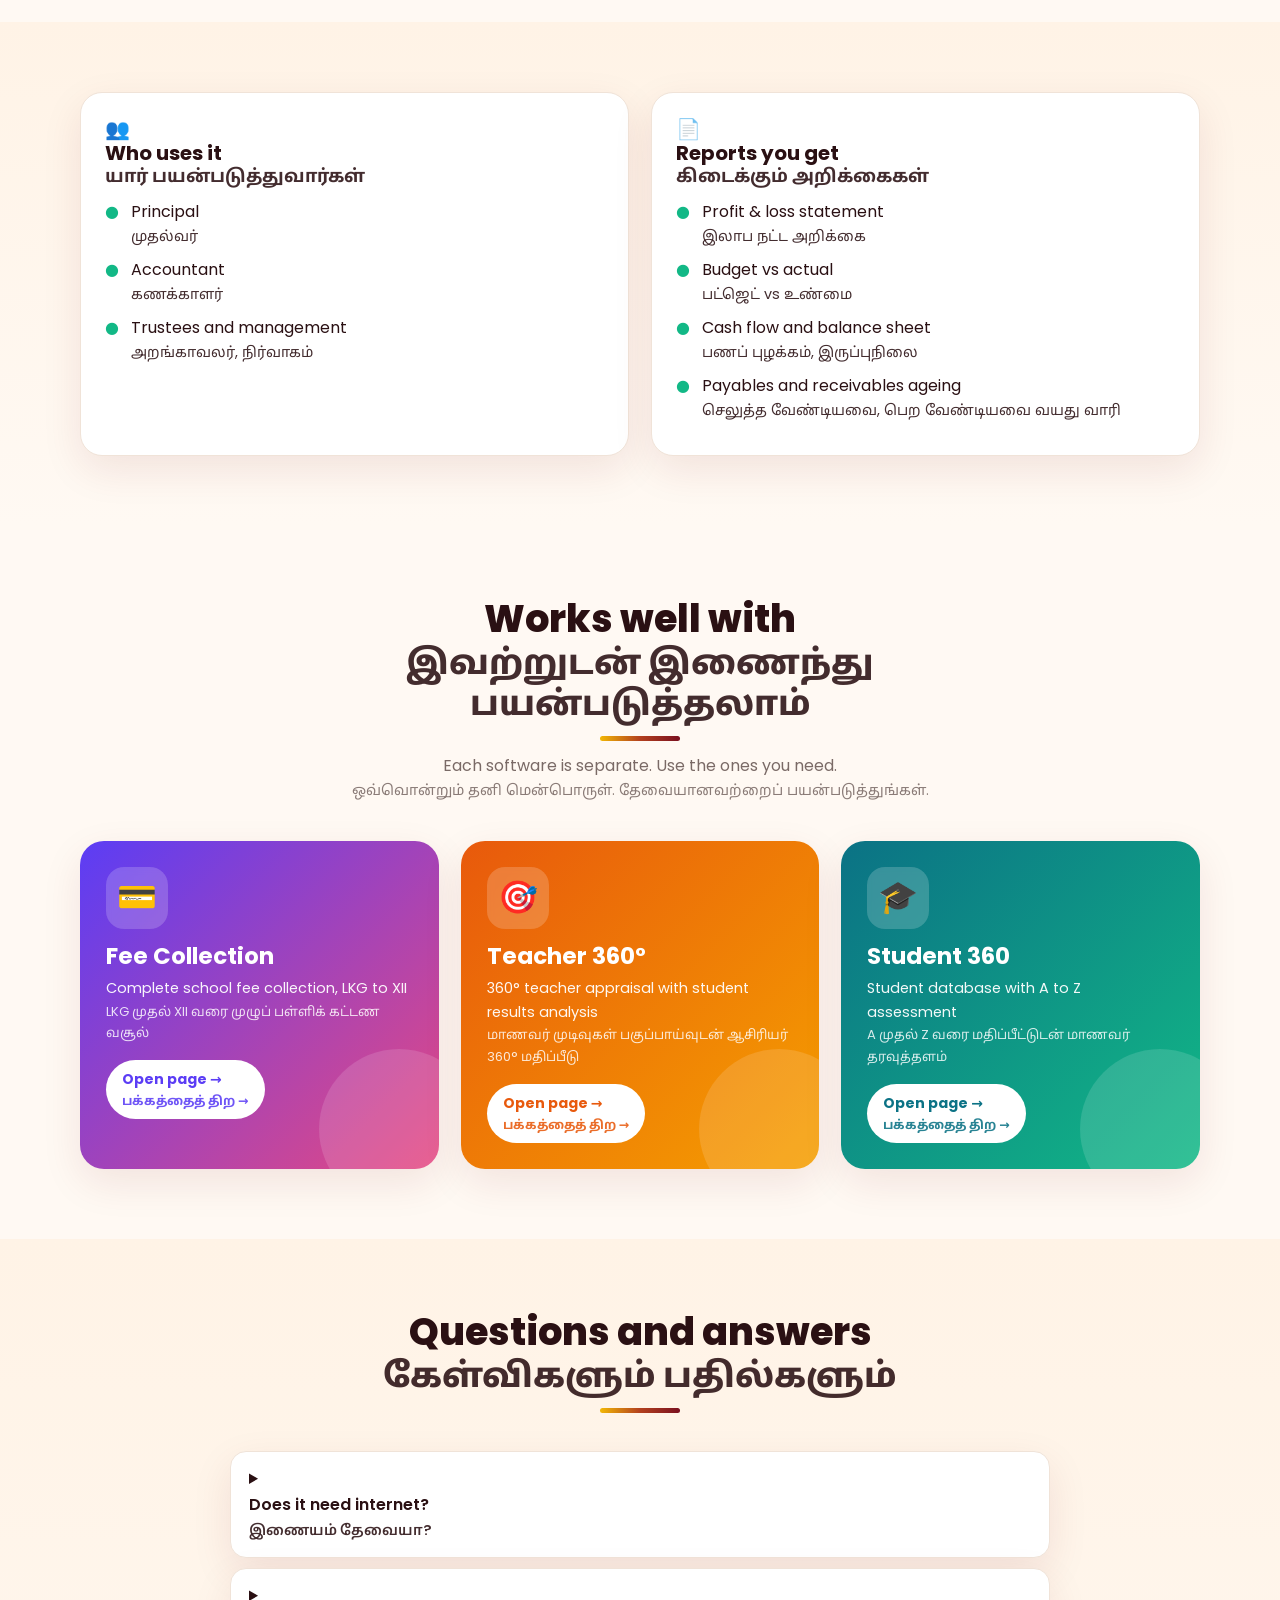
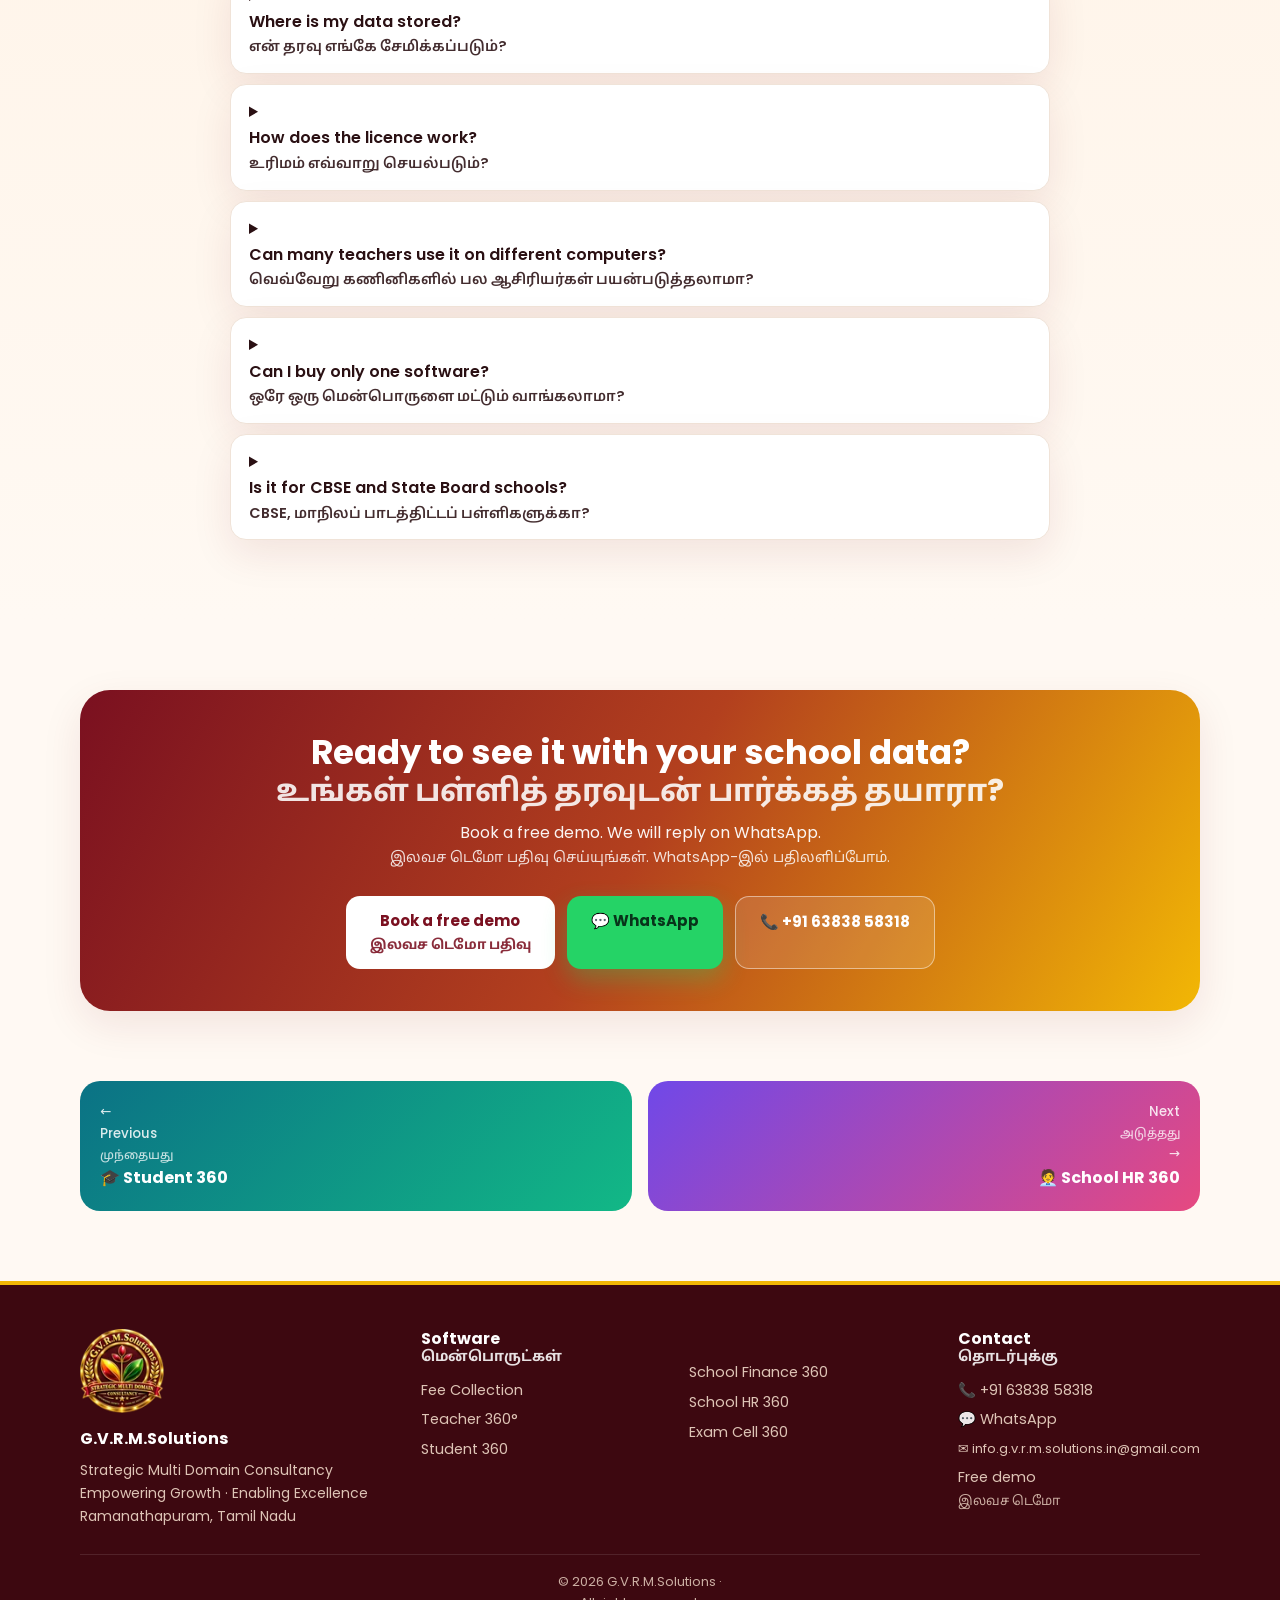
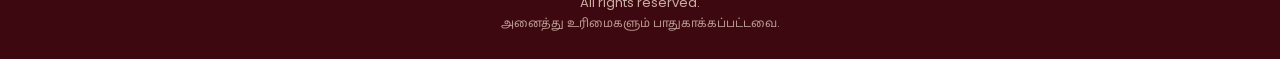
<file: finance-360.html>
<!DOCTYPE html>
<html lang="en"><head><meta charset="utf-8">
<meta name="viewport" content="width=device-width, initial-scale=1, viewport-fit=cover">
<title>School Finance 360 · G.V.R.M.Solutions</title>
<meta name="description" content="School Finance 360 by G.V.R.M.Solutions, Ramanathapuram. Tamil + English, offline school software.">
<meta name="theme-color" content="#3d0810">
<link rel="icon" type="image/webp" href="logo-sm.webp">
<link href="https://fonts.googleapis.com/css2?family=Poppins:wght@400;500;600;700;800&family=Noto+Sans+Tamil:wght@400;500;700&display=swap" rel="stylesheet">
<link rel="stylesheet" href="style.css">
</head>
<body class="l-both" data-page="product" data-p="finance">
<div id="hd"></div>
<main id="app"><noscript><p style="padding:40px;text-align:center">Please enable JavaScript to view this website. G.V.R.M.Solutions · +91 63838 58318</p></noscript></main>
<div id="ft"></div>
<a class="wa" href="https://wa.me/916383858318?text=Hello%20G.V.R.M.Solutions%2C%20I%20want%20a%20demo." target="_blank" rel="noopener">💬 WhatsApp</a>
<script src="app.js"></script>
</body></html>
</file>
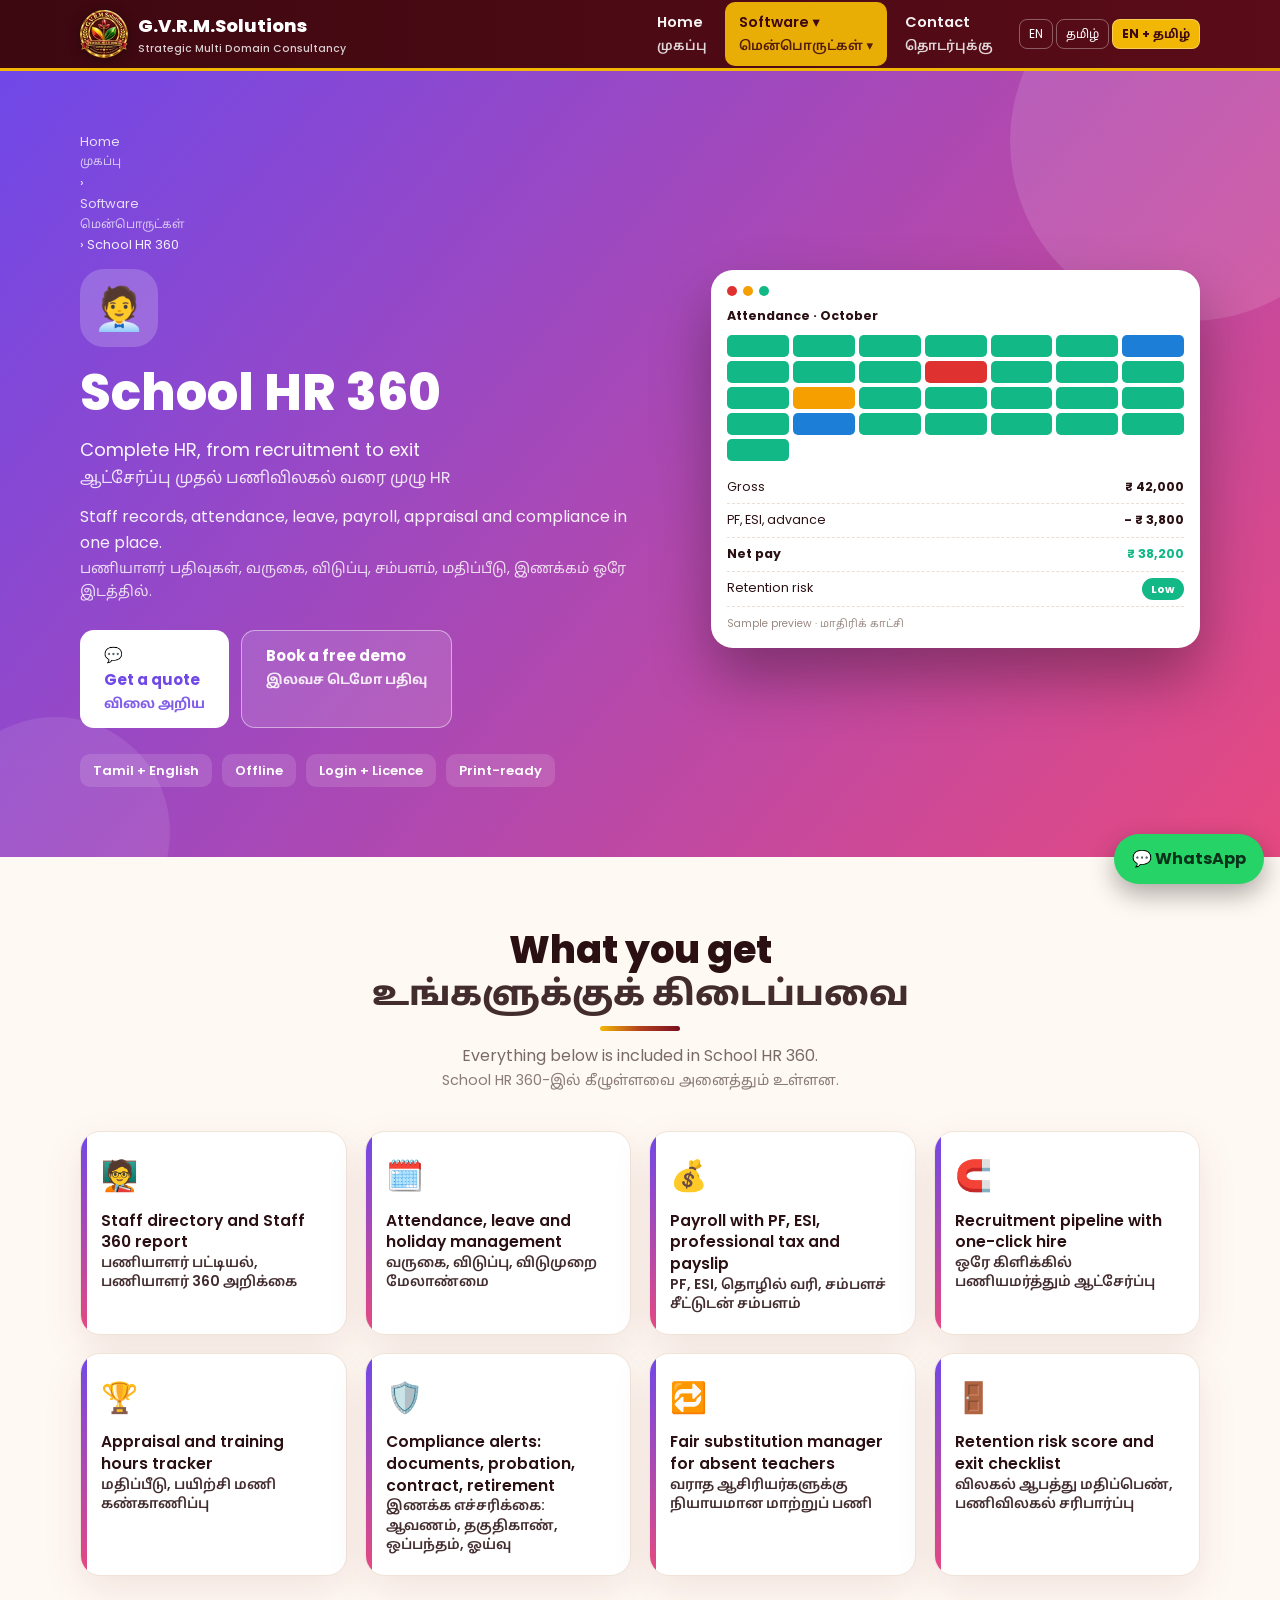
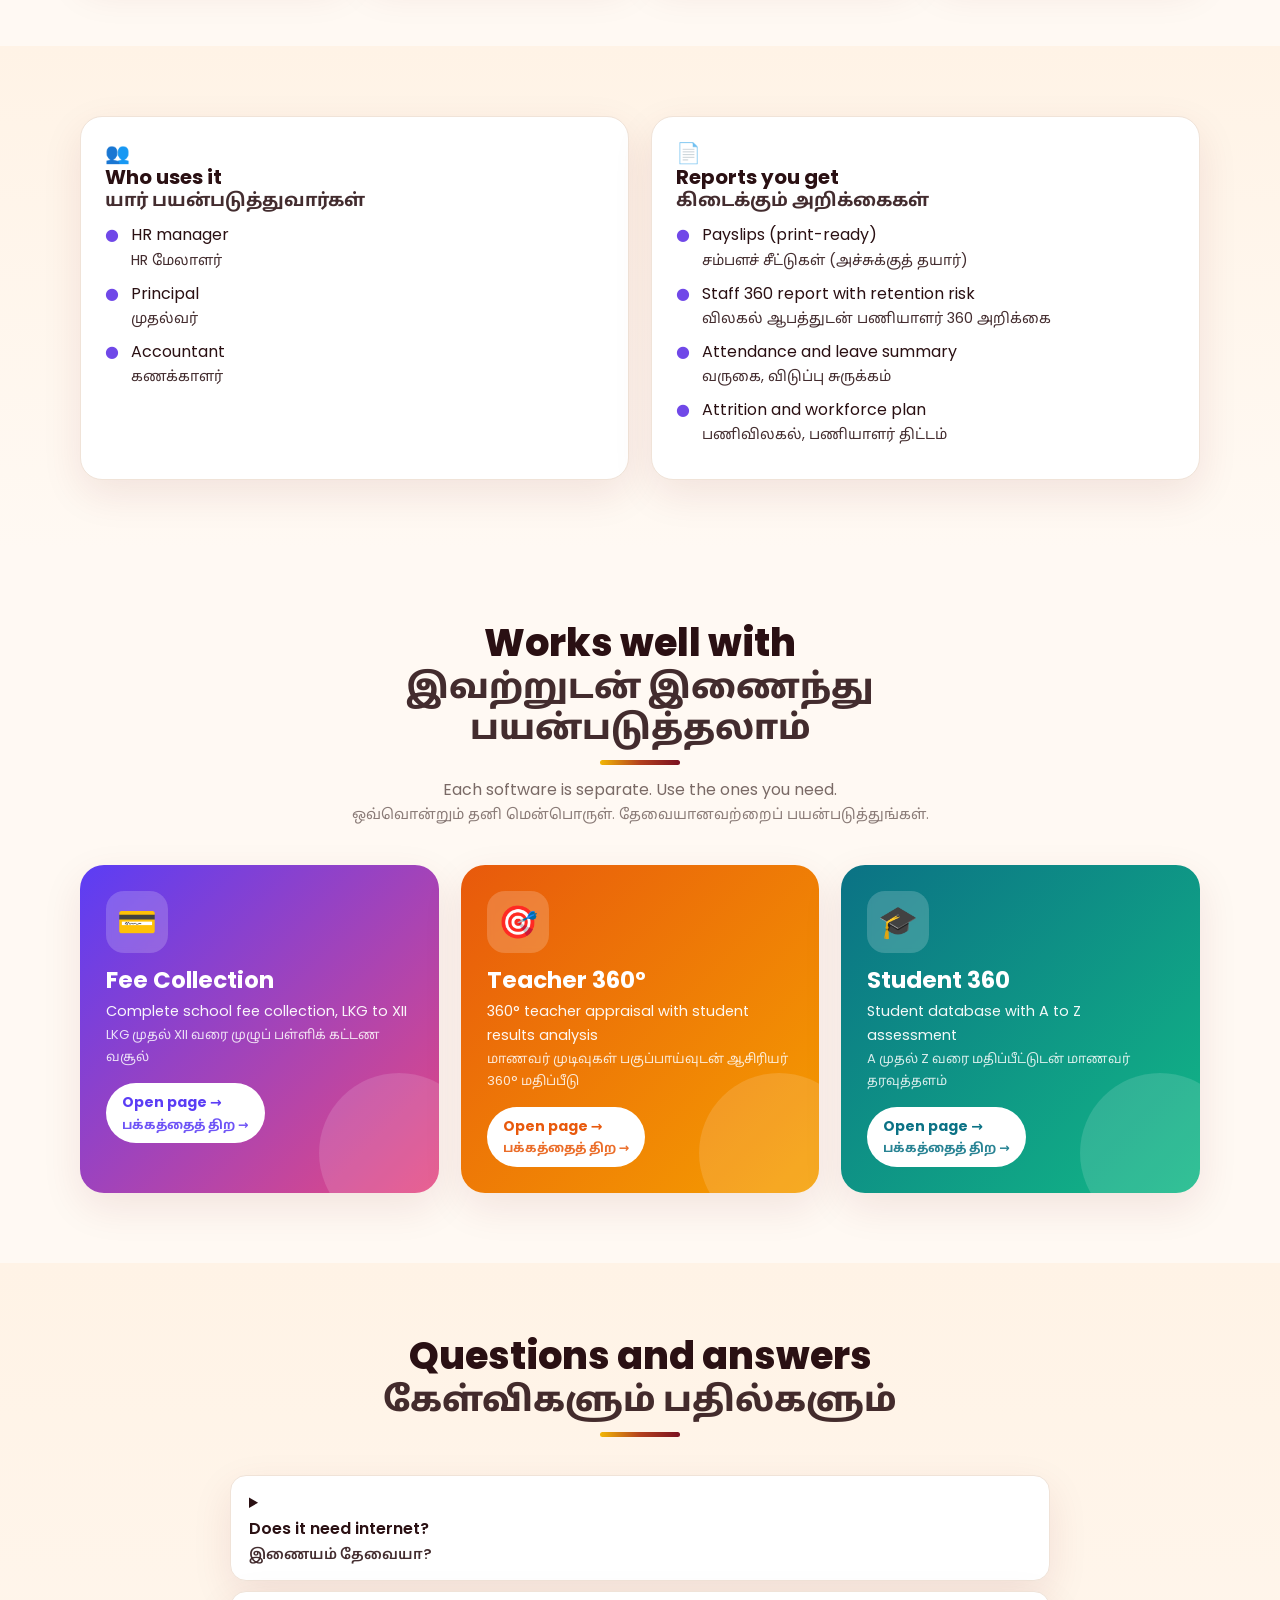
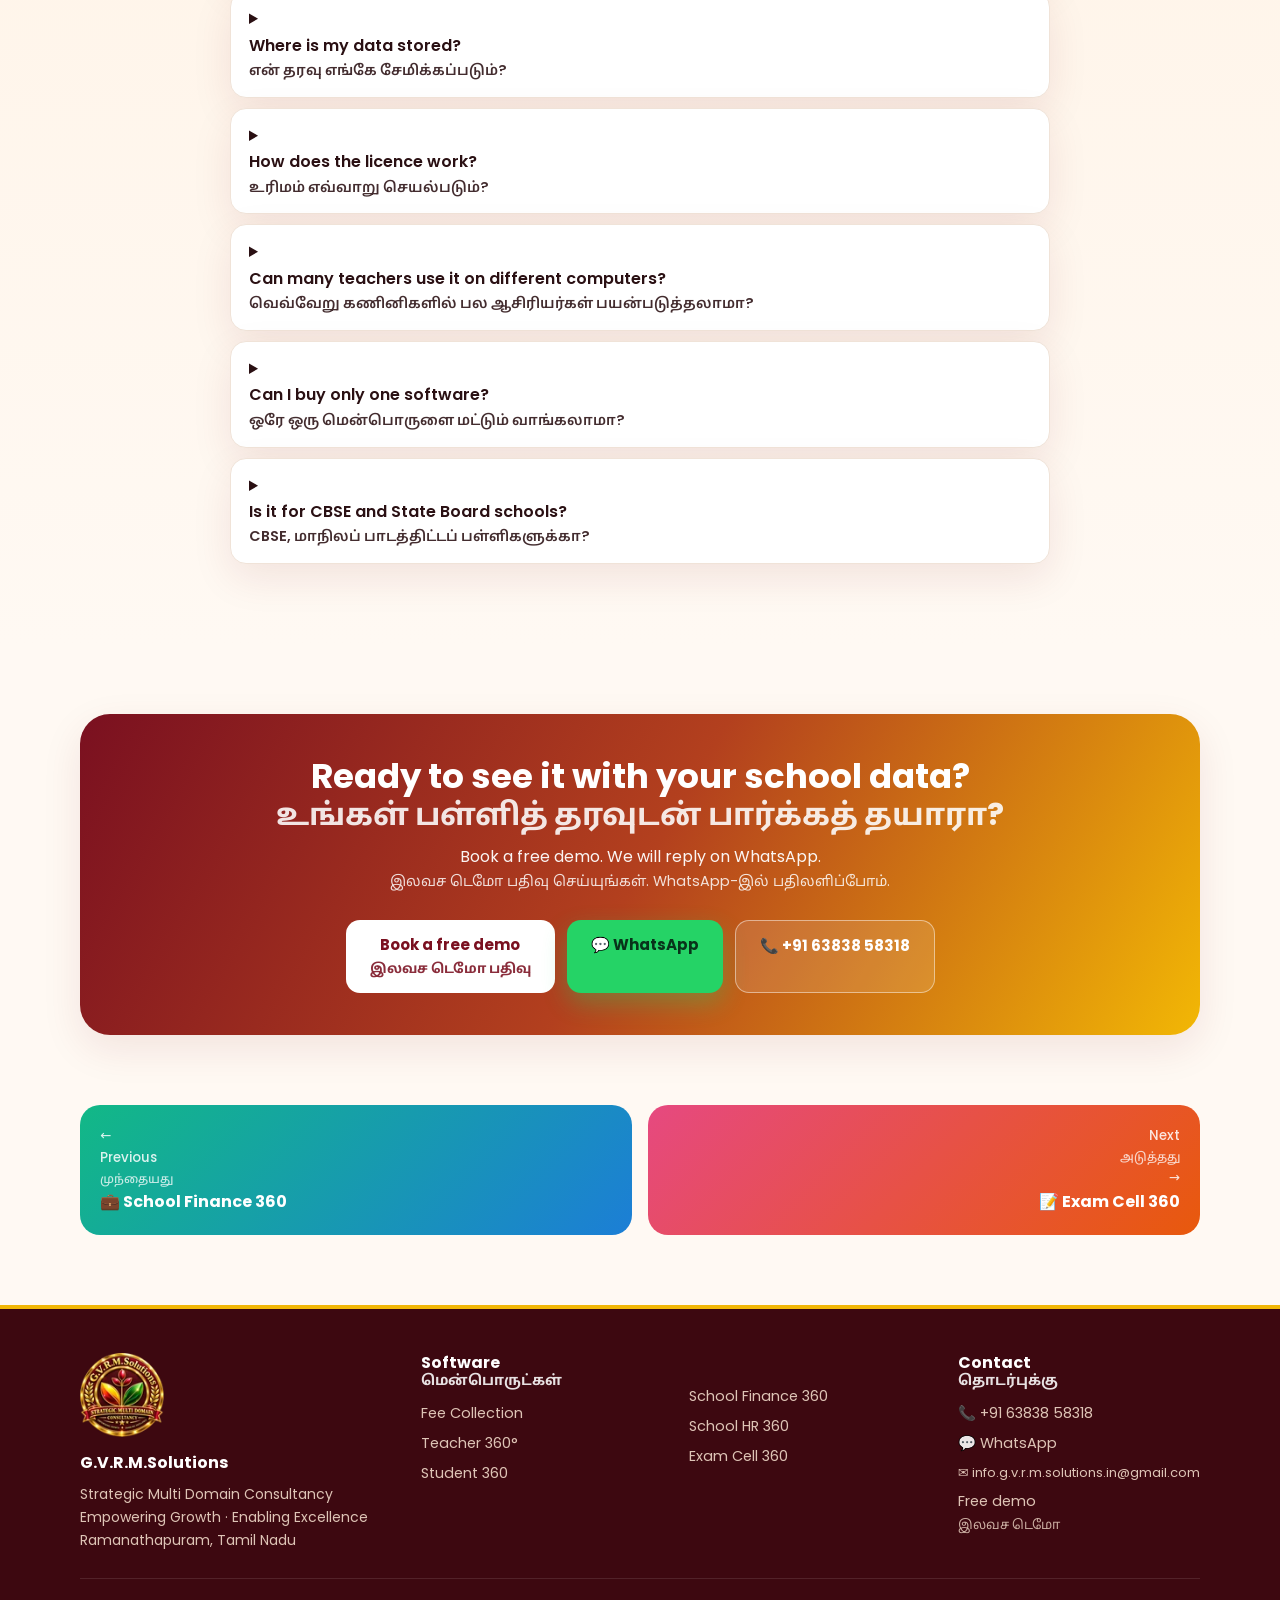
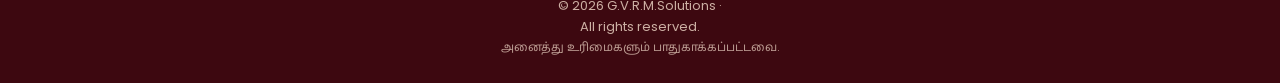
<file: hr-360.html>
<!DOCTYPE html>
<html lang="en"><head><meta charset="utf-8">
<meta name="viewport" content="width=device-width, initial-scale=1, viewport-fit=cover">
<title>School HR 360 · G.V.R.M.Solutions</title>
<meta name="description" content="School HR 360 by G.V.R.M.Solutions, Ramanathapuram. Tamil + English, offline school software.">
<meta name="theme-color" content="#3d0810">
<link rel="icon" type="image/webp" href="logo-sm.webp">
<link href="https://fonts.googleapis.com/css2?family=Poppins:wght@400;500;600;700;800&family=Noto+Sans+Tamil:wght@400;500;700&display=swap" rel="stylesheet">
<link rel="stylesheet" href="style.css">
</head>
<body class="l-both" data-page="product" data-p="hr">
<div id="hd"></div>
<main id="app"><noscript><p style="padding:40px;text-align:center">Please enable JavaScript to view this website. G.V.R.M.Solutions · +91 63838 58318</p></noscript></main>
<div id="ft"></div>
<a class="wa" href="https://wa.me/916383858318?text=Hello%20G.V.R.M.Solutions%2C%20I%20want%20a%20demo." target="_blank" rel="noopener">💬 WhatsApp</a>
<script src="app.js"></script>
</body></html>
</file>
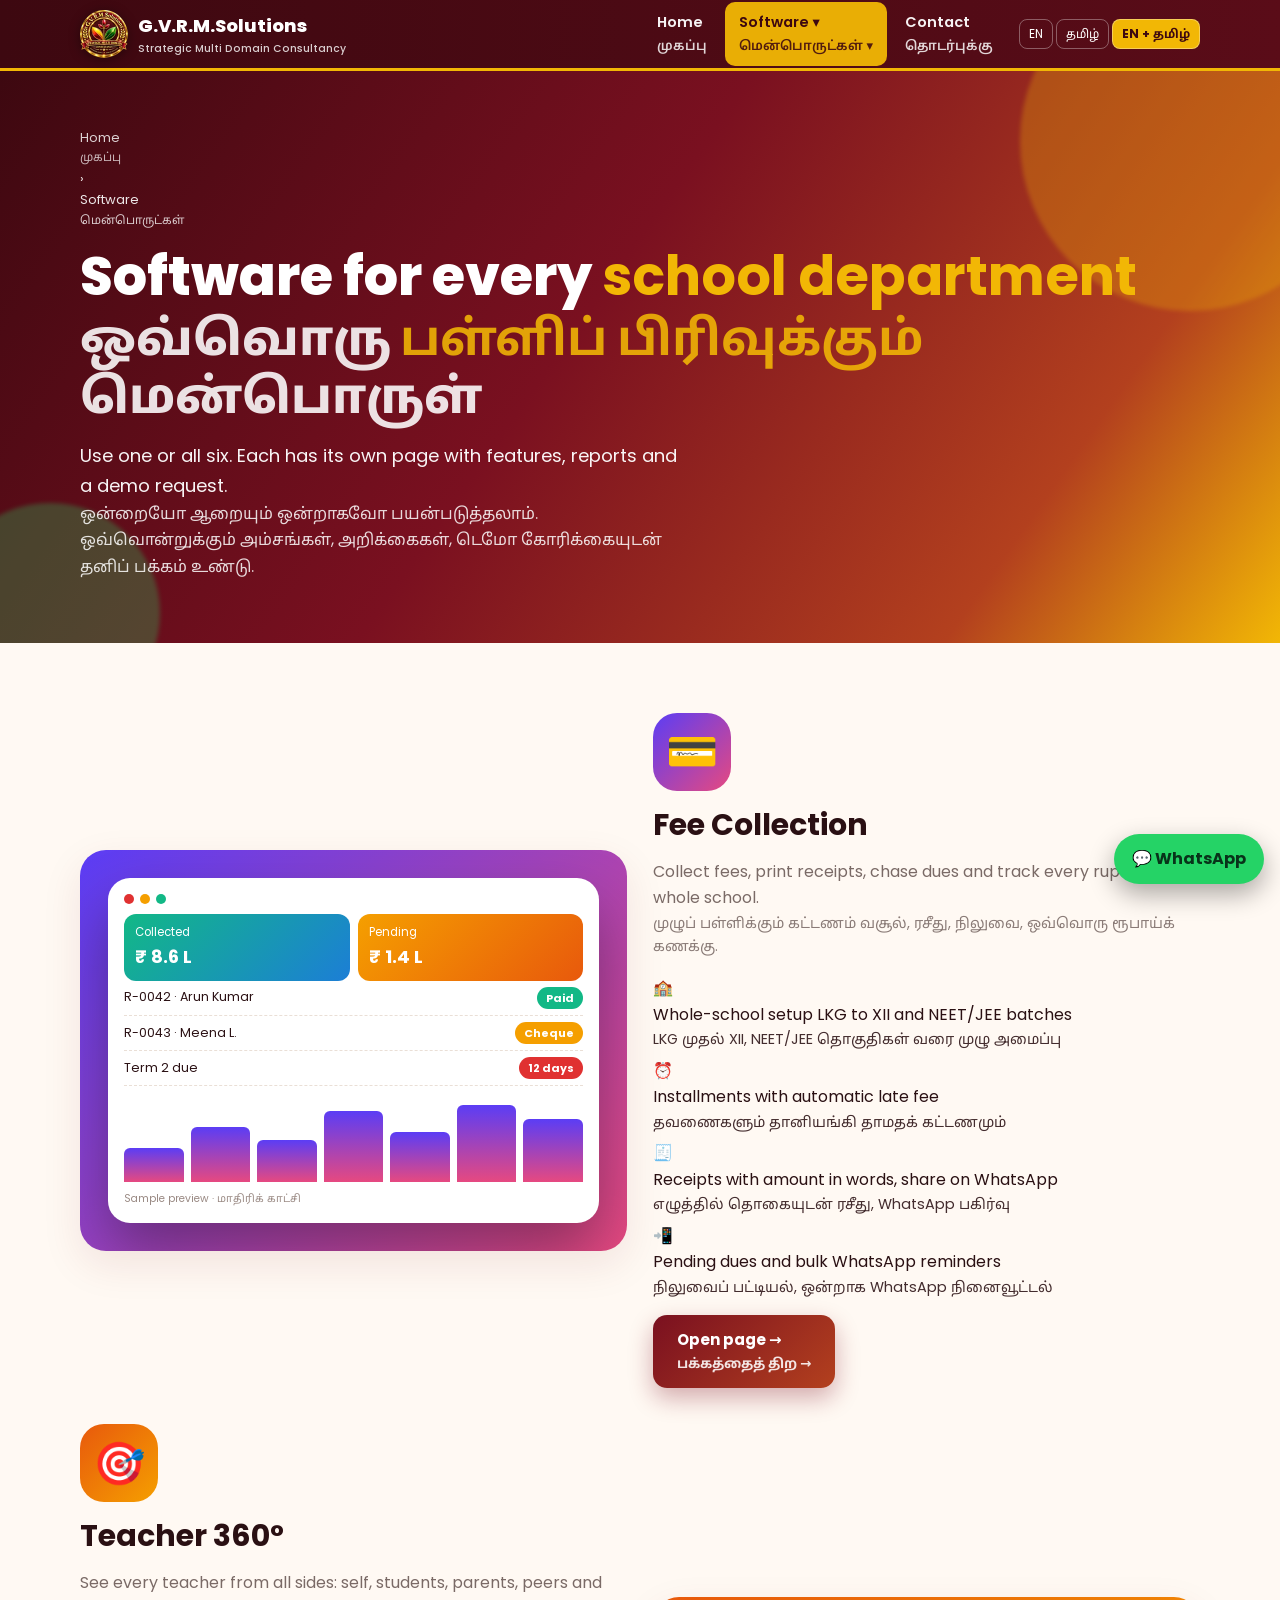
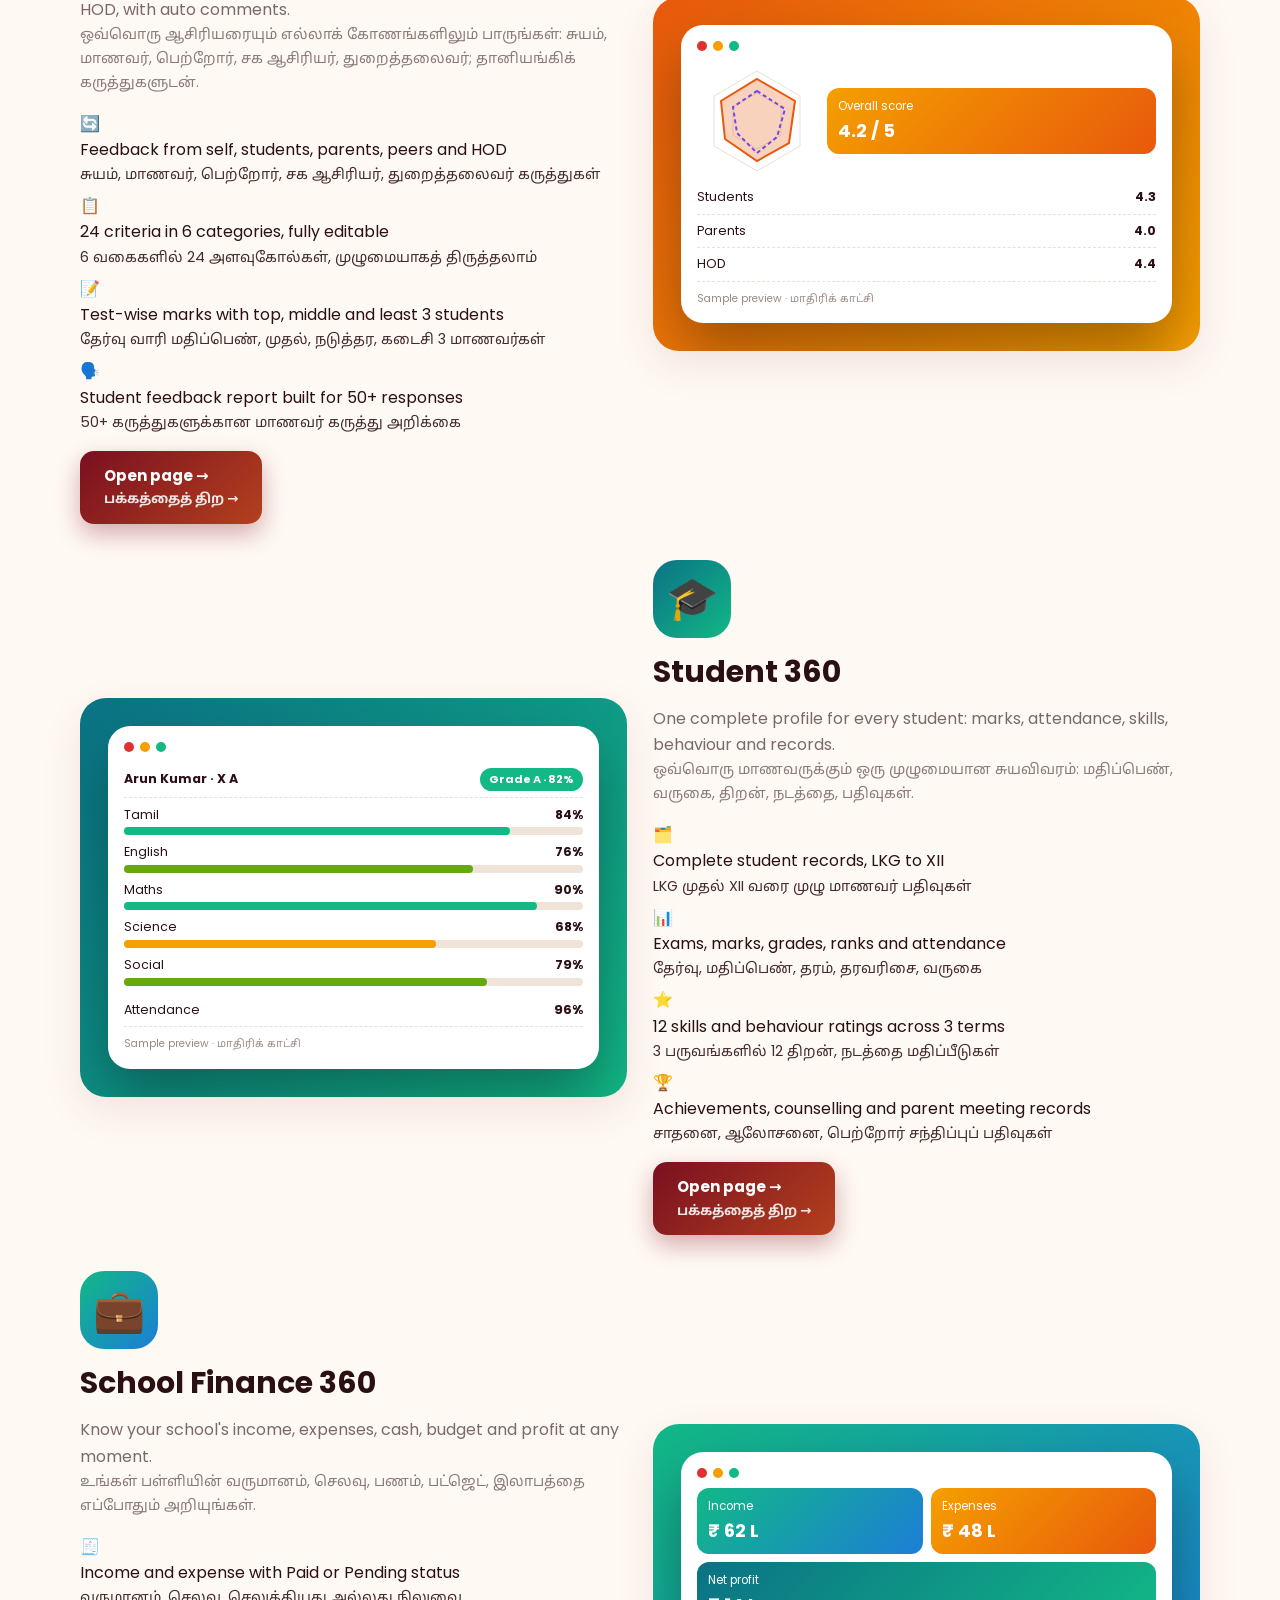
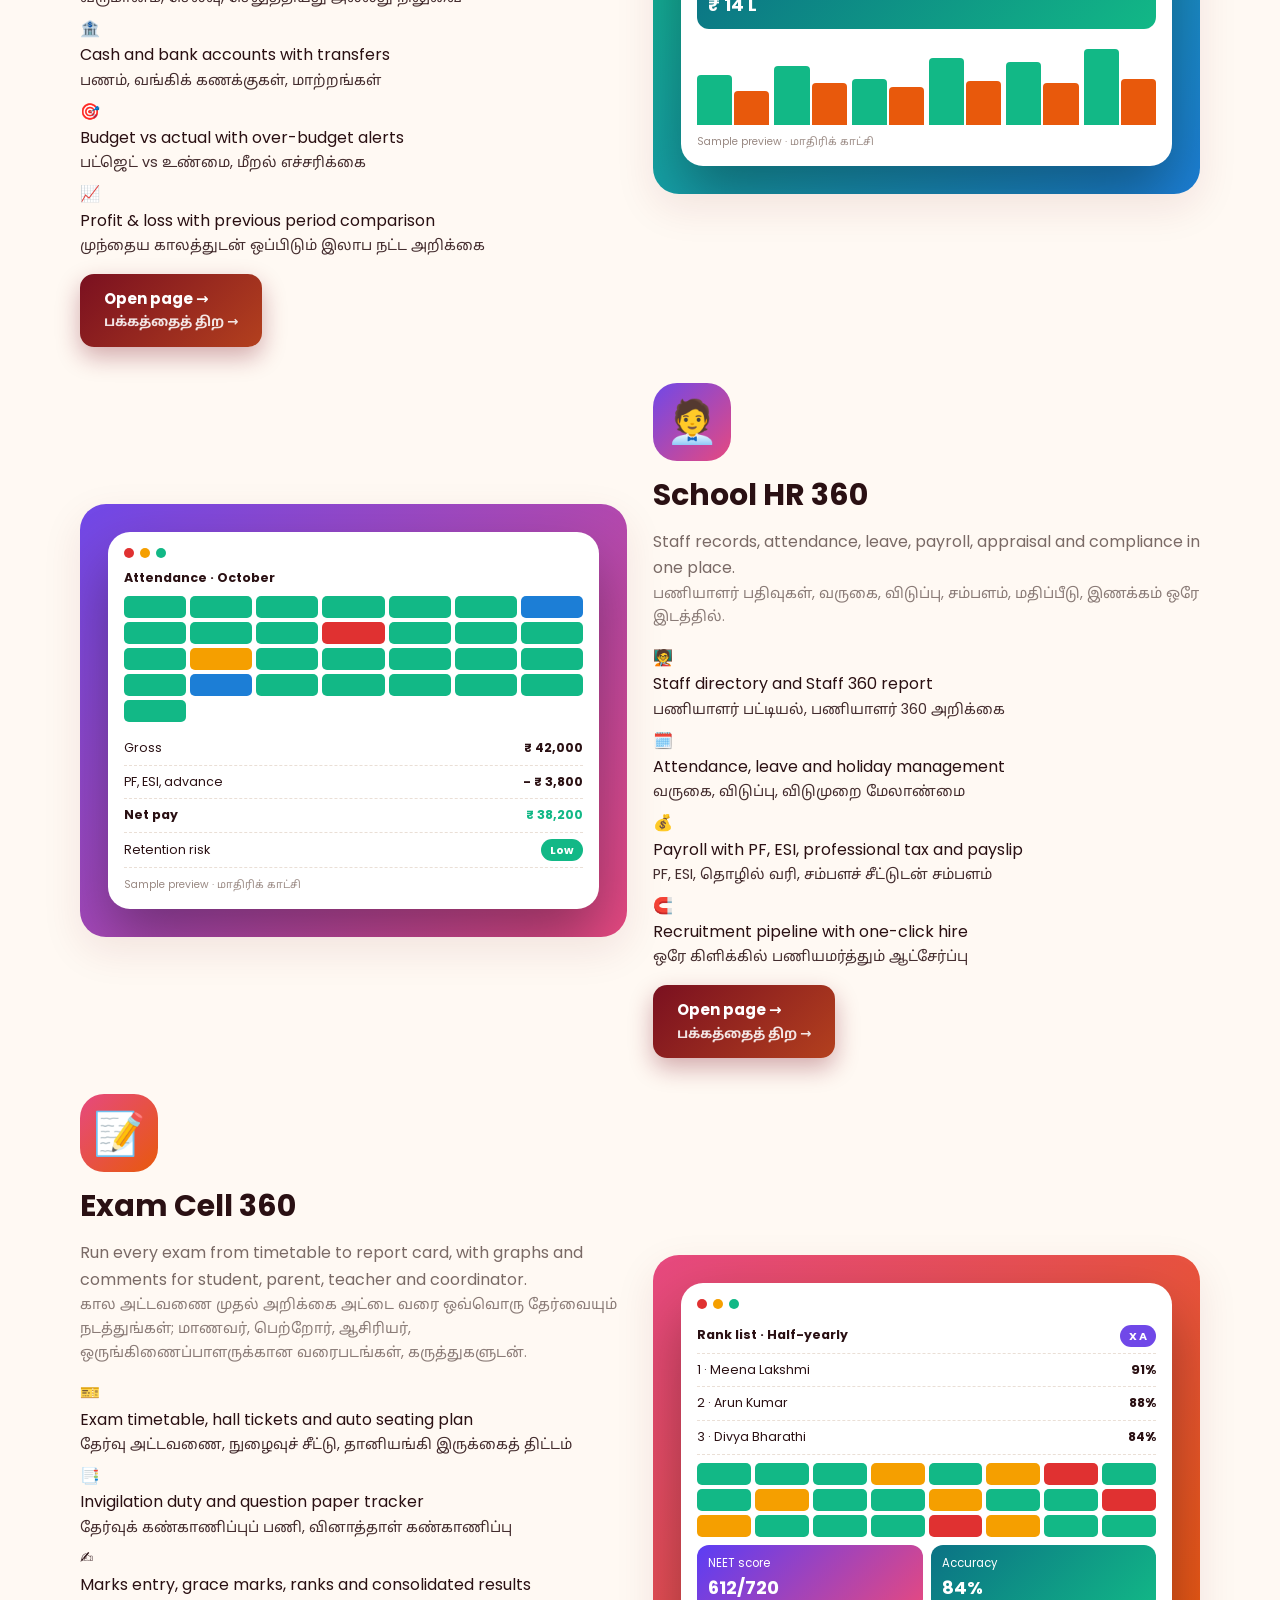
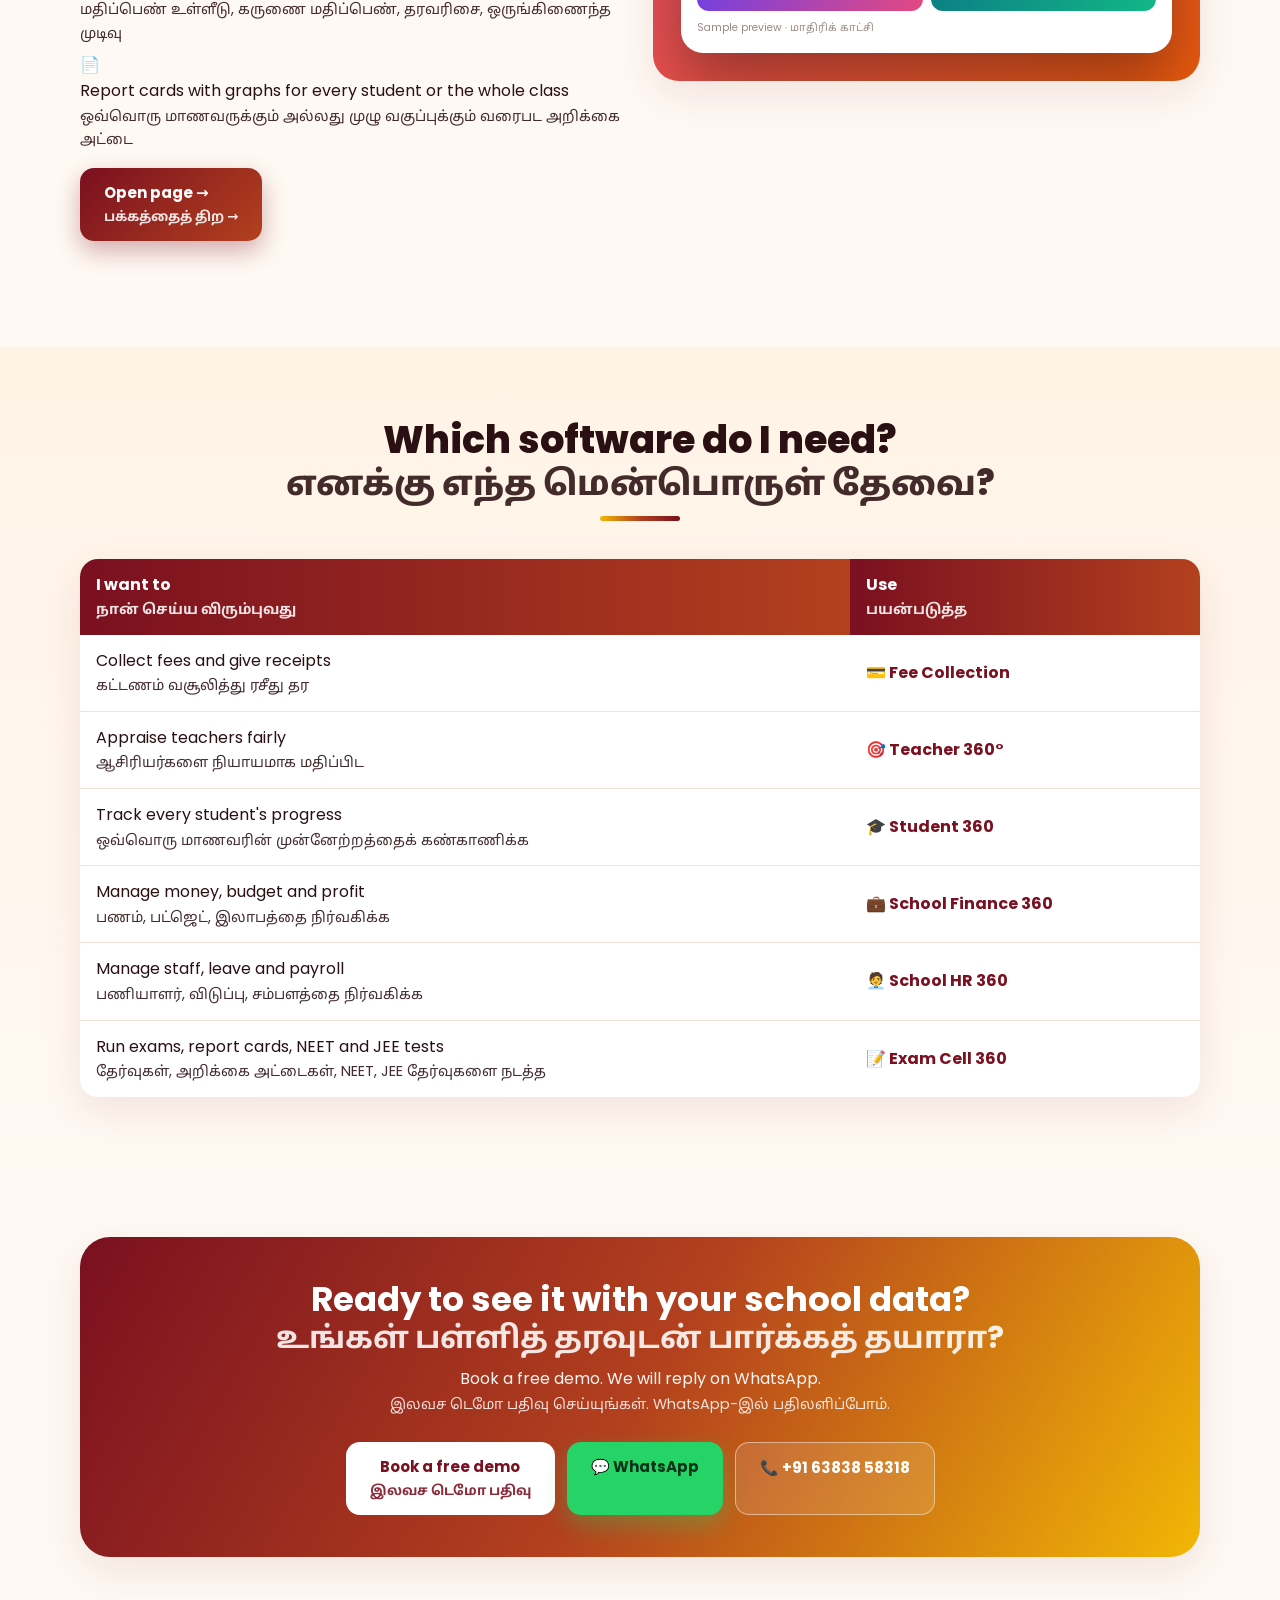
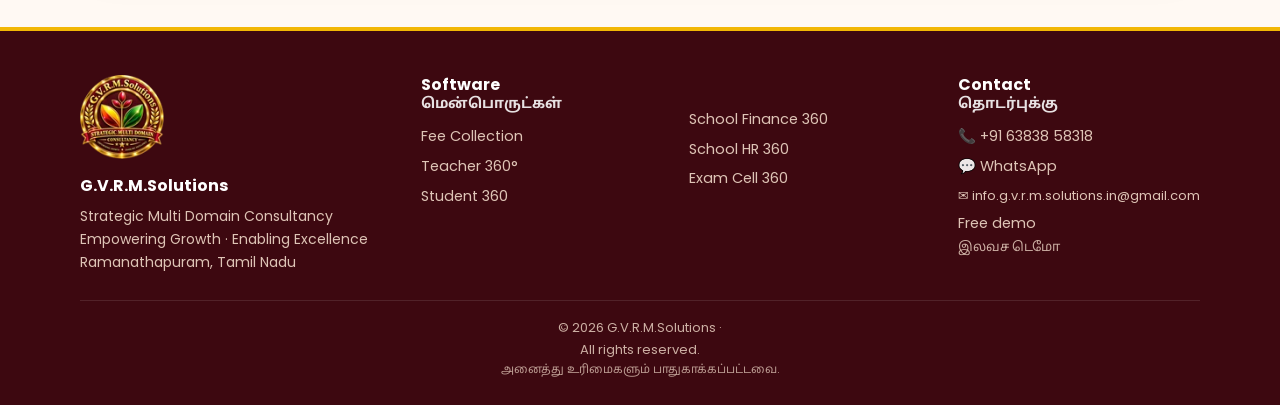
<file: software.html>
<!DOCTYPE html>
<html lang="en"><head><meta charset="utf-8">
<meta name="viewport" content="width=device-width, initial-scale=1, viewport-fit=cover">
<title>Software · G.V.R.M.Solutions</title>
<meta name="description" content="All six school software by G.V.R.M.Solutions: fees, teachers, students, finance, HR and exams.">
<meta name="theme-color" content="#3d0810">
<link rel="icon" type="image/webp" href="logo-sm.webp">
<link href="https://fonts.googleapis.com/css2?family=Poppins:wght@400;500;600;700;800&family=Noto+Sans+Tamil:wght@400;500;700&display=swap" rel="stylesheet">
<link rel="stylesheet" href="style.css">
</head>
<body class="l-both" data-page="software">
<div id="hd"></div>
<main id="app"><noscript><p style="padding:40px;text-align:center">Please enable JavaScript to view this website. G.V.R.M.Solutions · +91 63838 58318</p></noscript></main>
<div id="ft"></div>
<a class="wa" href="https://wa.me/916383858318?text=Hello%20G.V.R.M.Solutions%2C%20I%20want%20a%20demo." target="_blank" rel="noopener">💬 WhatsApp</a>
<script src="app.js"></script>
</body></html>
</file>
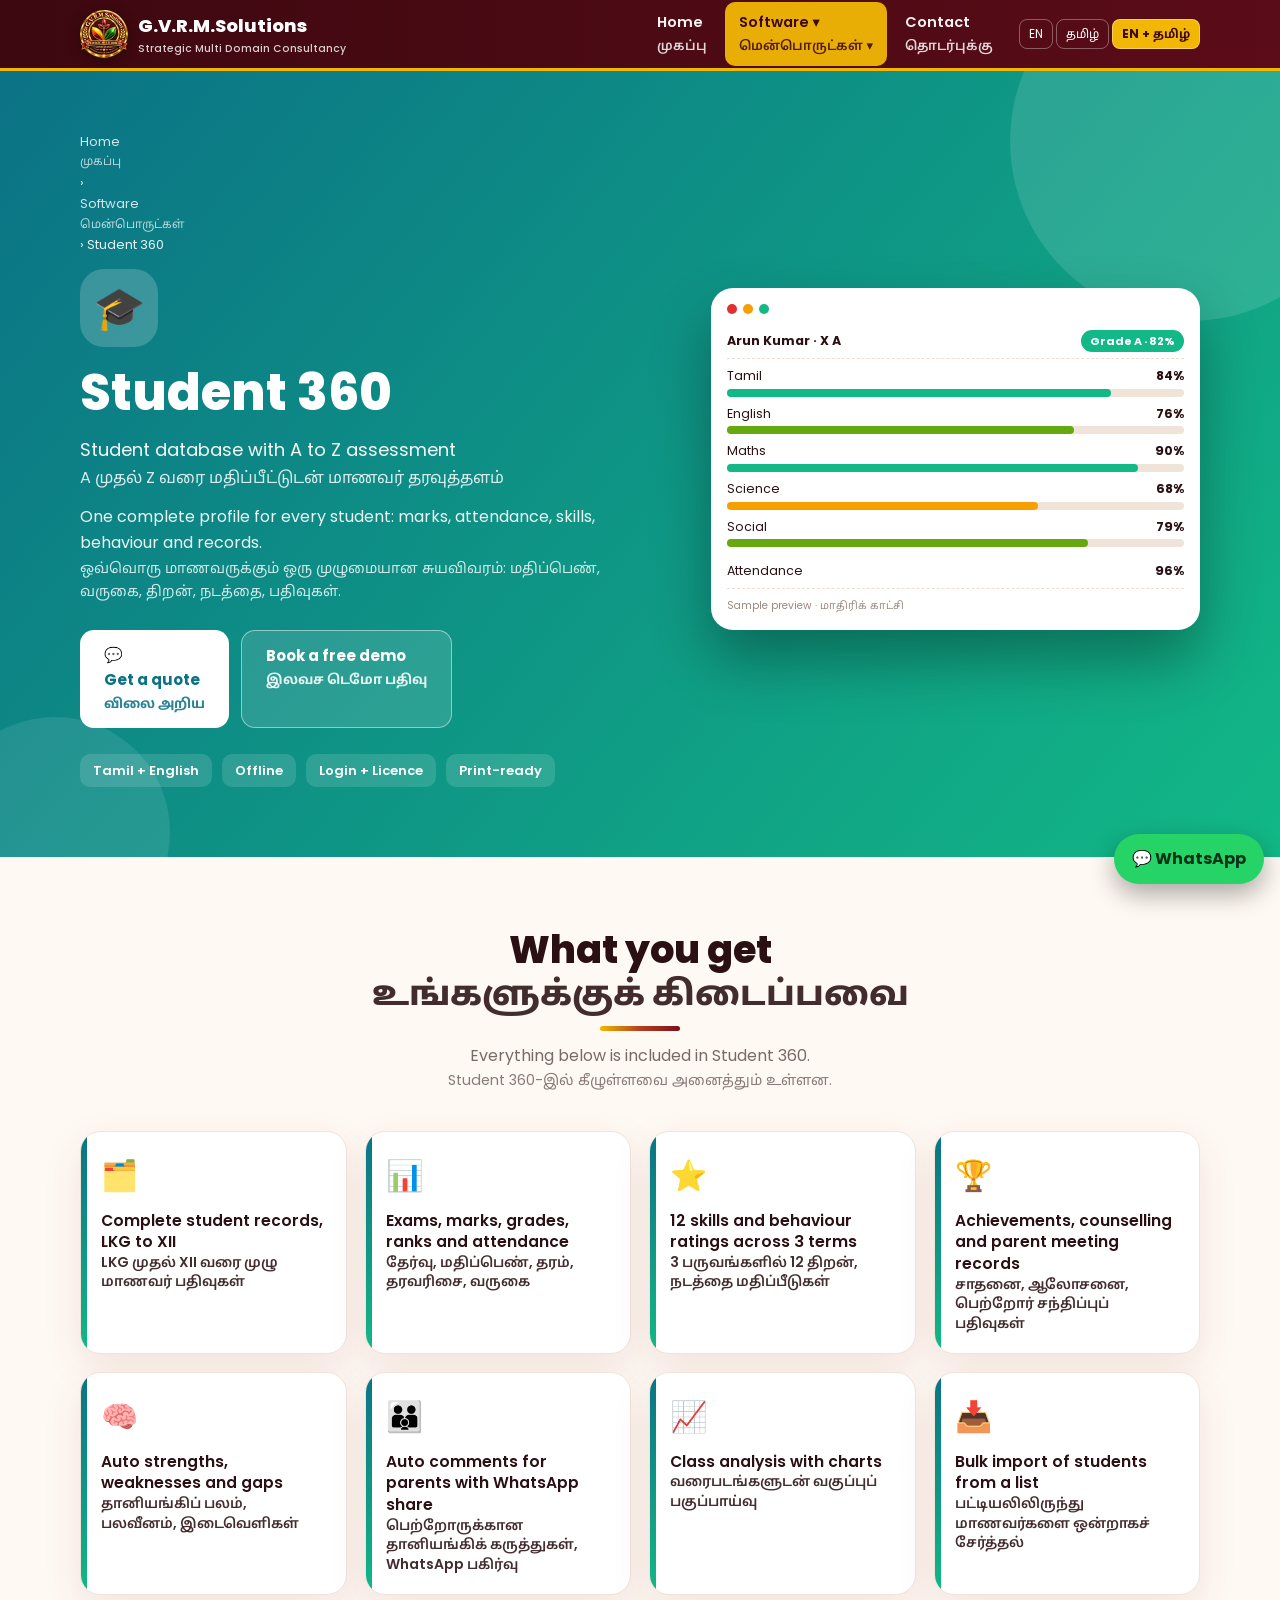
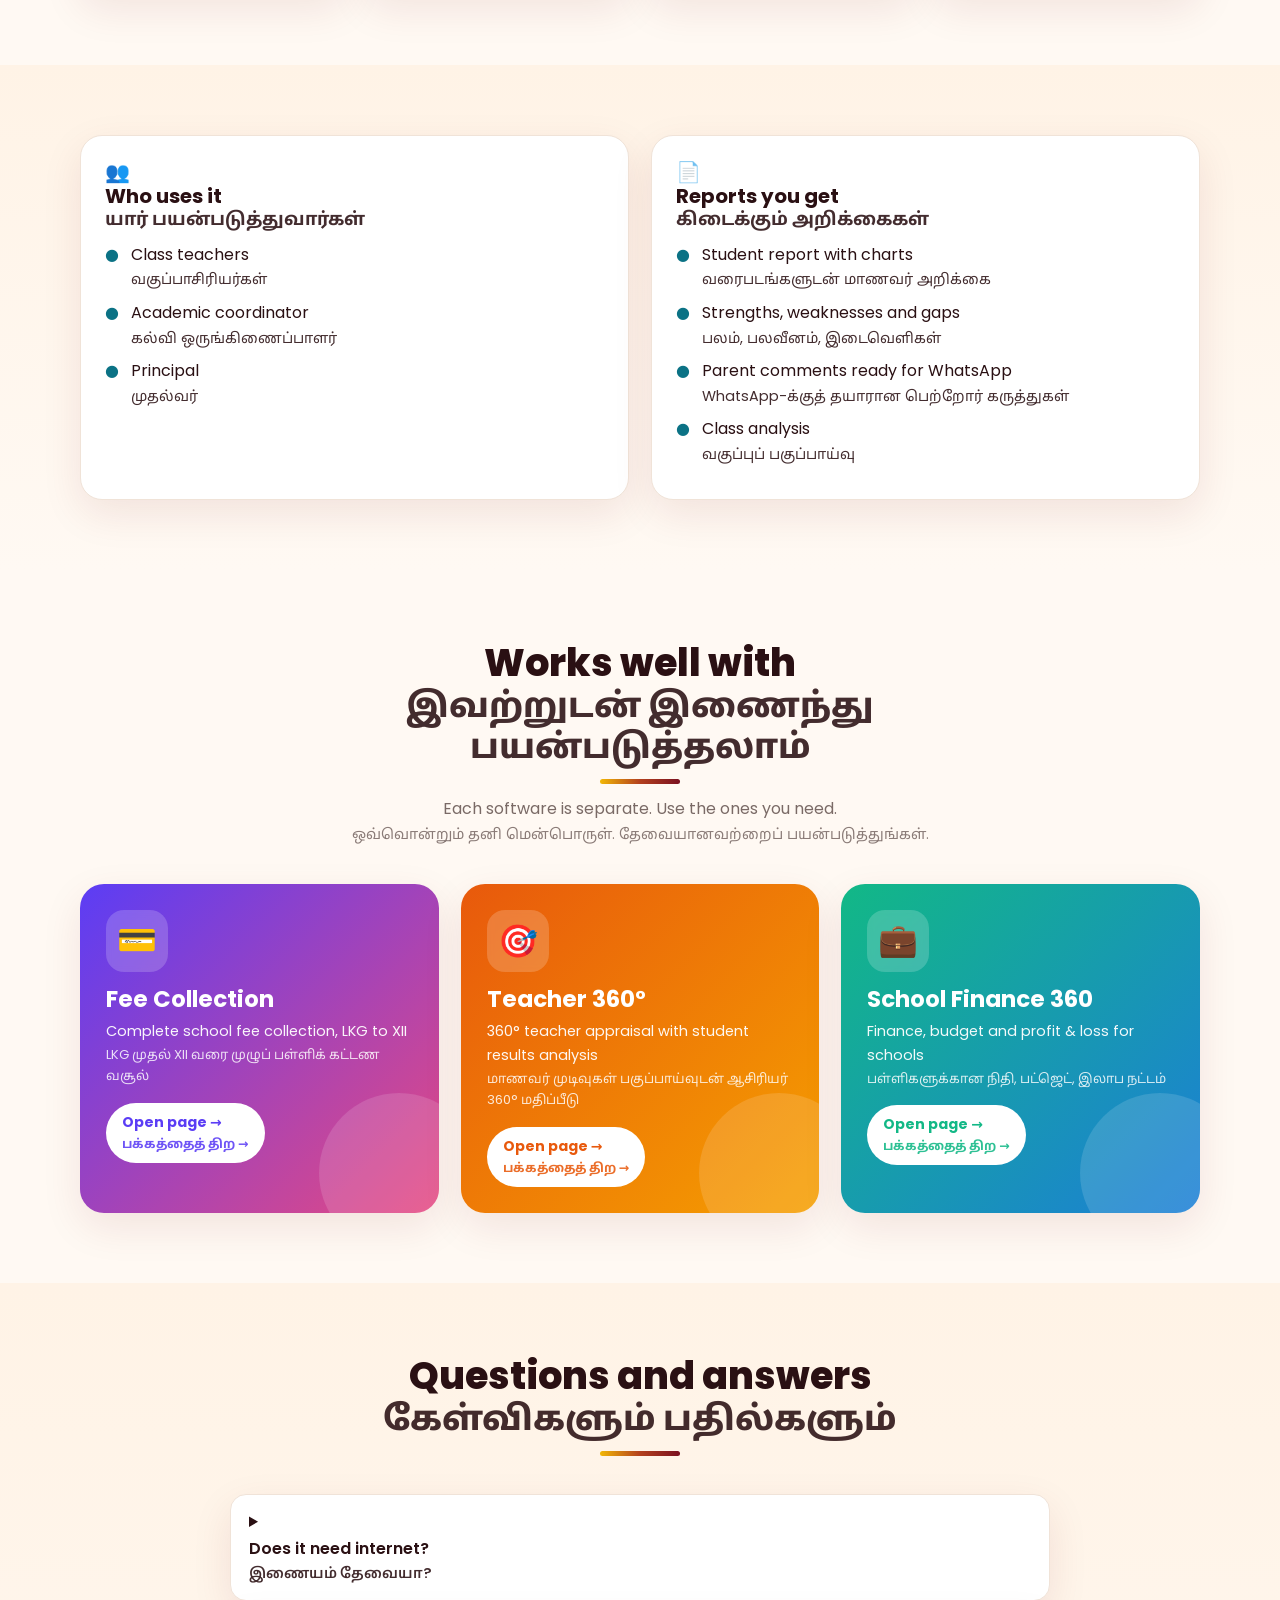
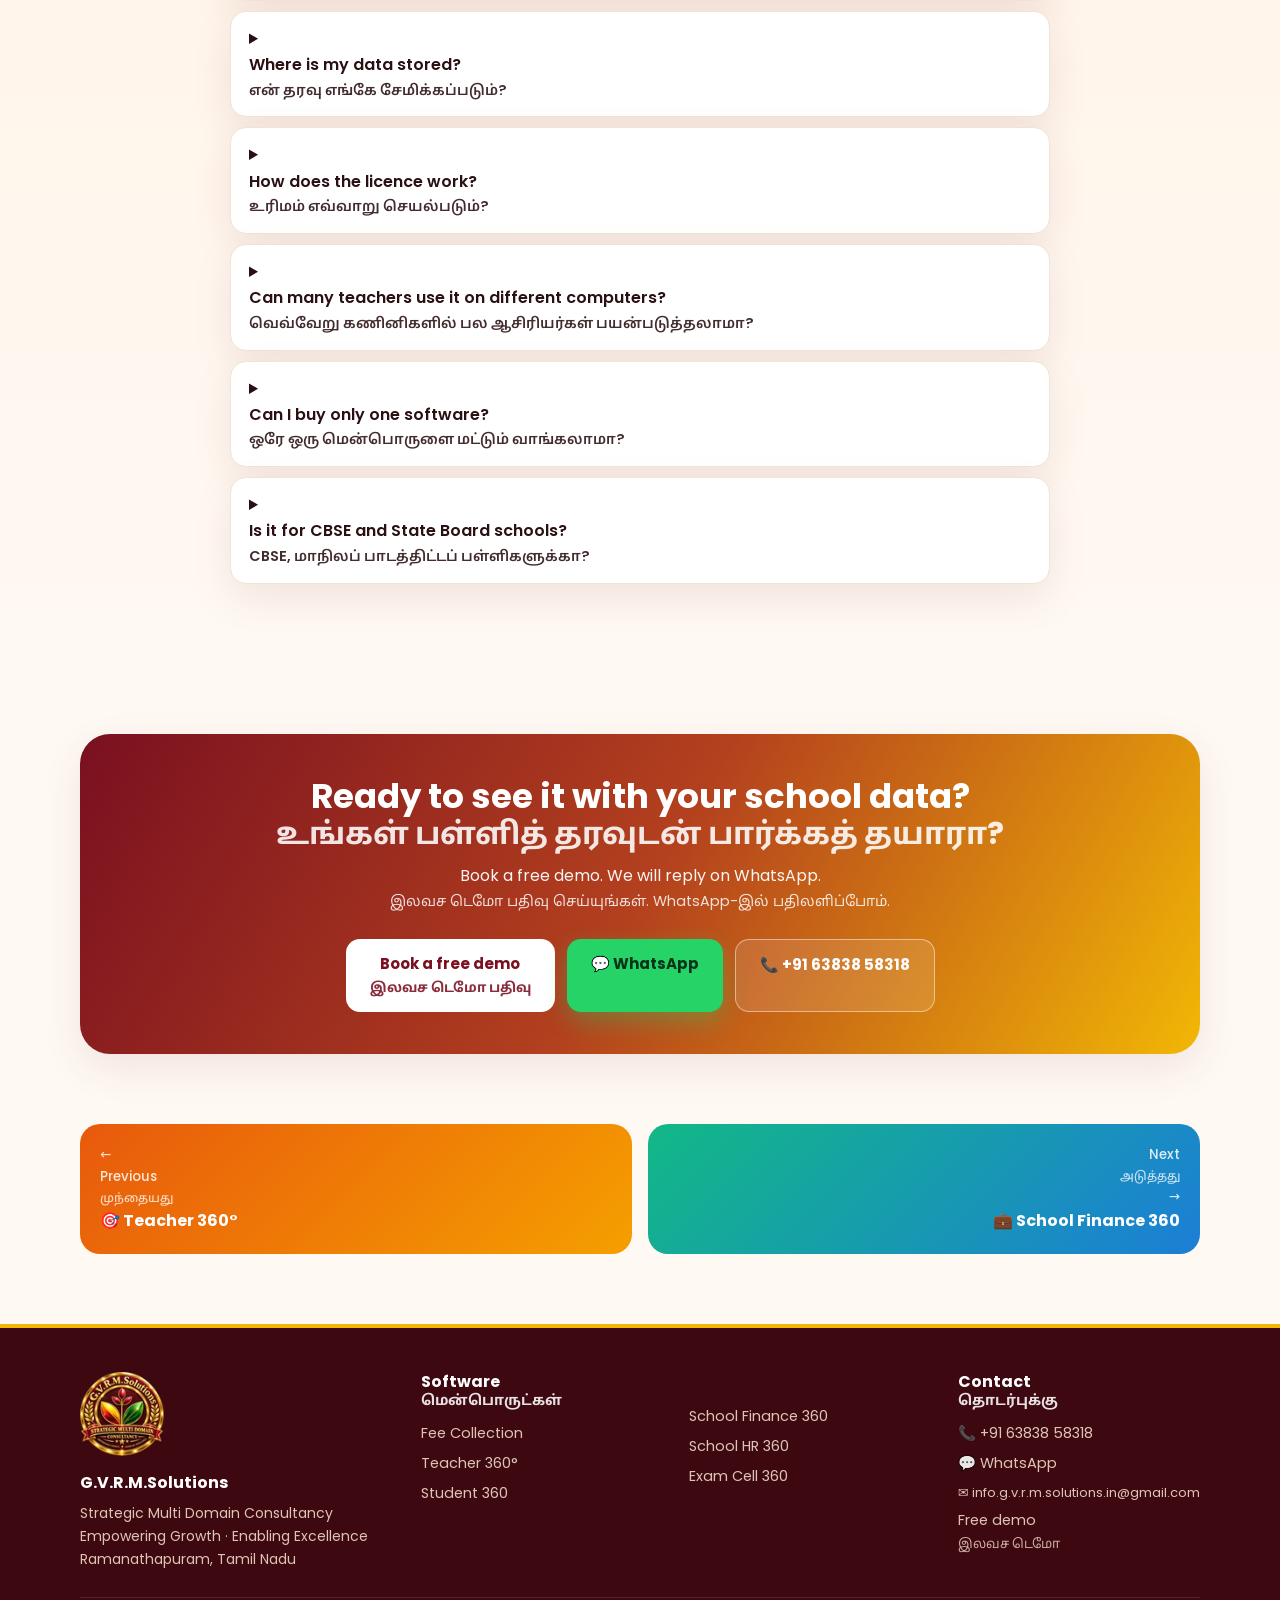
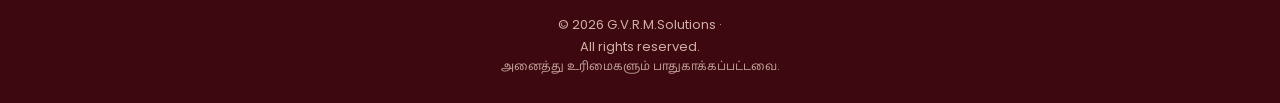
<file: student-360.html>
<!DOCTYPE html>
<html lang="en"><head><meta charset="utf-8">
<meta name="viewport" content="width=device-width, initial-scale=1, viewport-fit=cover">
<title>Student 360 · G.V.R.M.Solutions</title>
<meta name="description" content="Student 360 by G.V.R.M.Solutions, Ramanathapuram. Tamil + English, offline school software.">
<meta name="theme-color" content="#3d0810">
<link rel="icon" type="image/webp" href="logo-sm.webp">
<link href="https://fonts.googleapis.com/css2?family=Poppins:wght@400;500;600;700;800&family=Noto+Sans+Tamil:wght@400;500;700&display=swap" rel="stylesheet">
<link rel="stylesheet" href="style.css">
</head>
<body class="l-both" data-page="product" data-p="student">
<div id="hd"></div>
<main id="app"><noscript><p style="padding:40px;text-align:center">Please enable JavaScript to view this website. G.V.R.M.Solutions · +91 63838 58318</p></noscript></main>
<div id="ft"></div>
<a class="wa" href="https://wa.me/916383858318?text=Hello%20G.V.R.M.Solutions%2C%20I%20want%20a%20demo." target="_blank" rel="noopener">💬 WhatsApp</a>
<script src="app.js"></script>
</body></html>
</file>
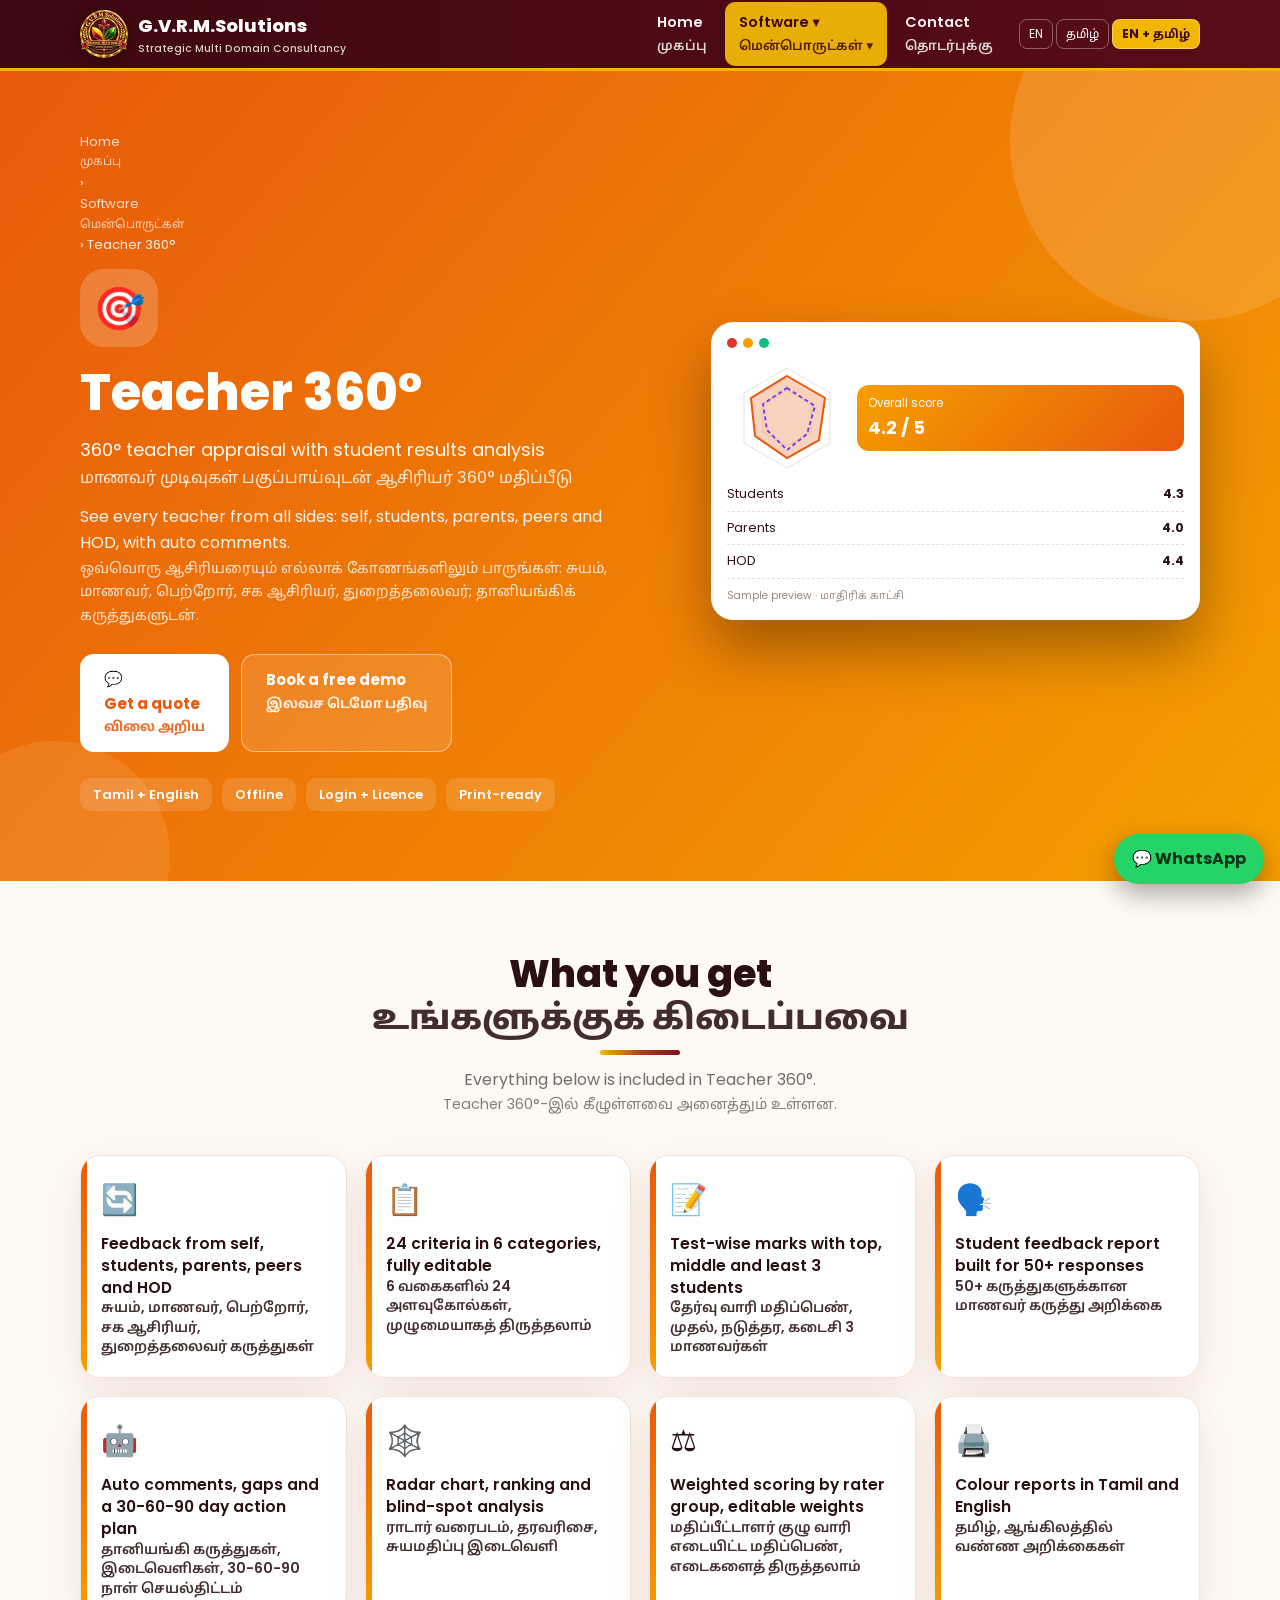
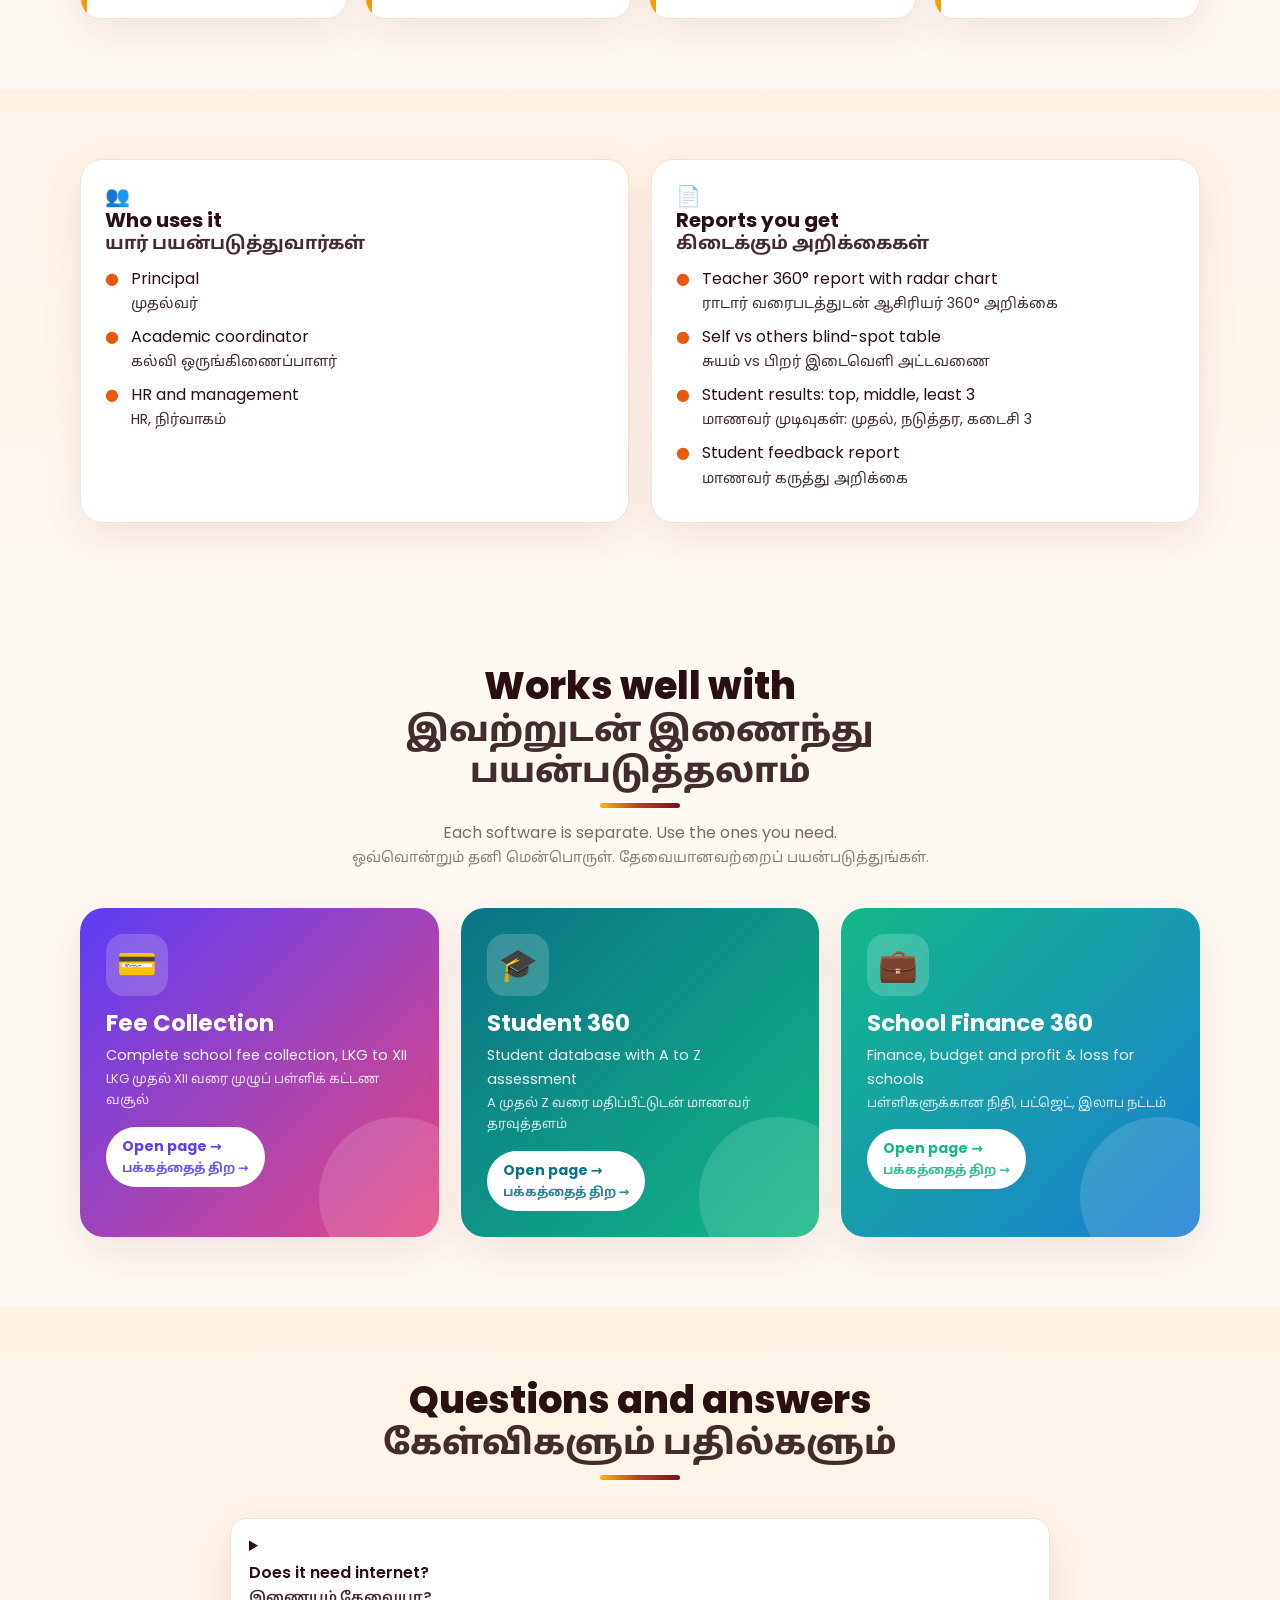
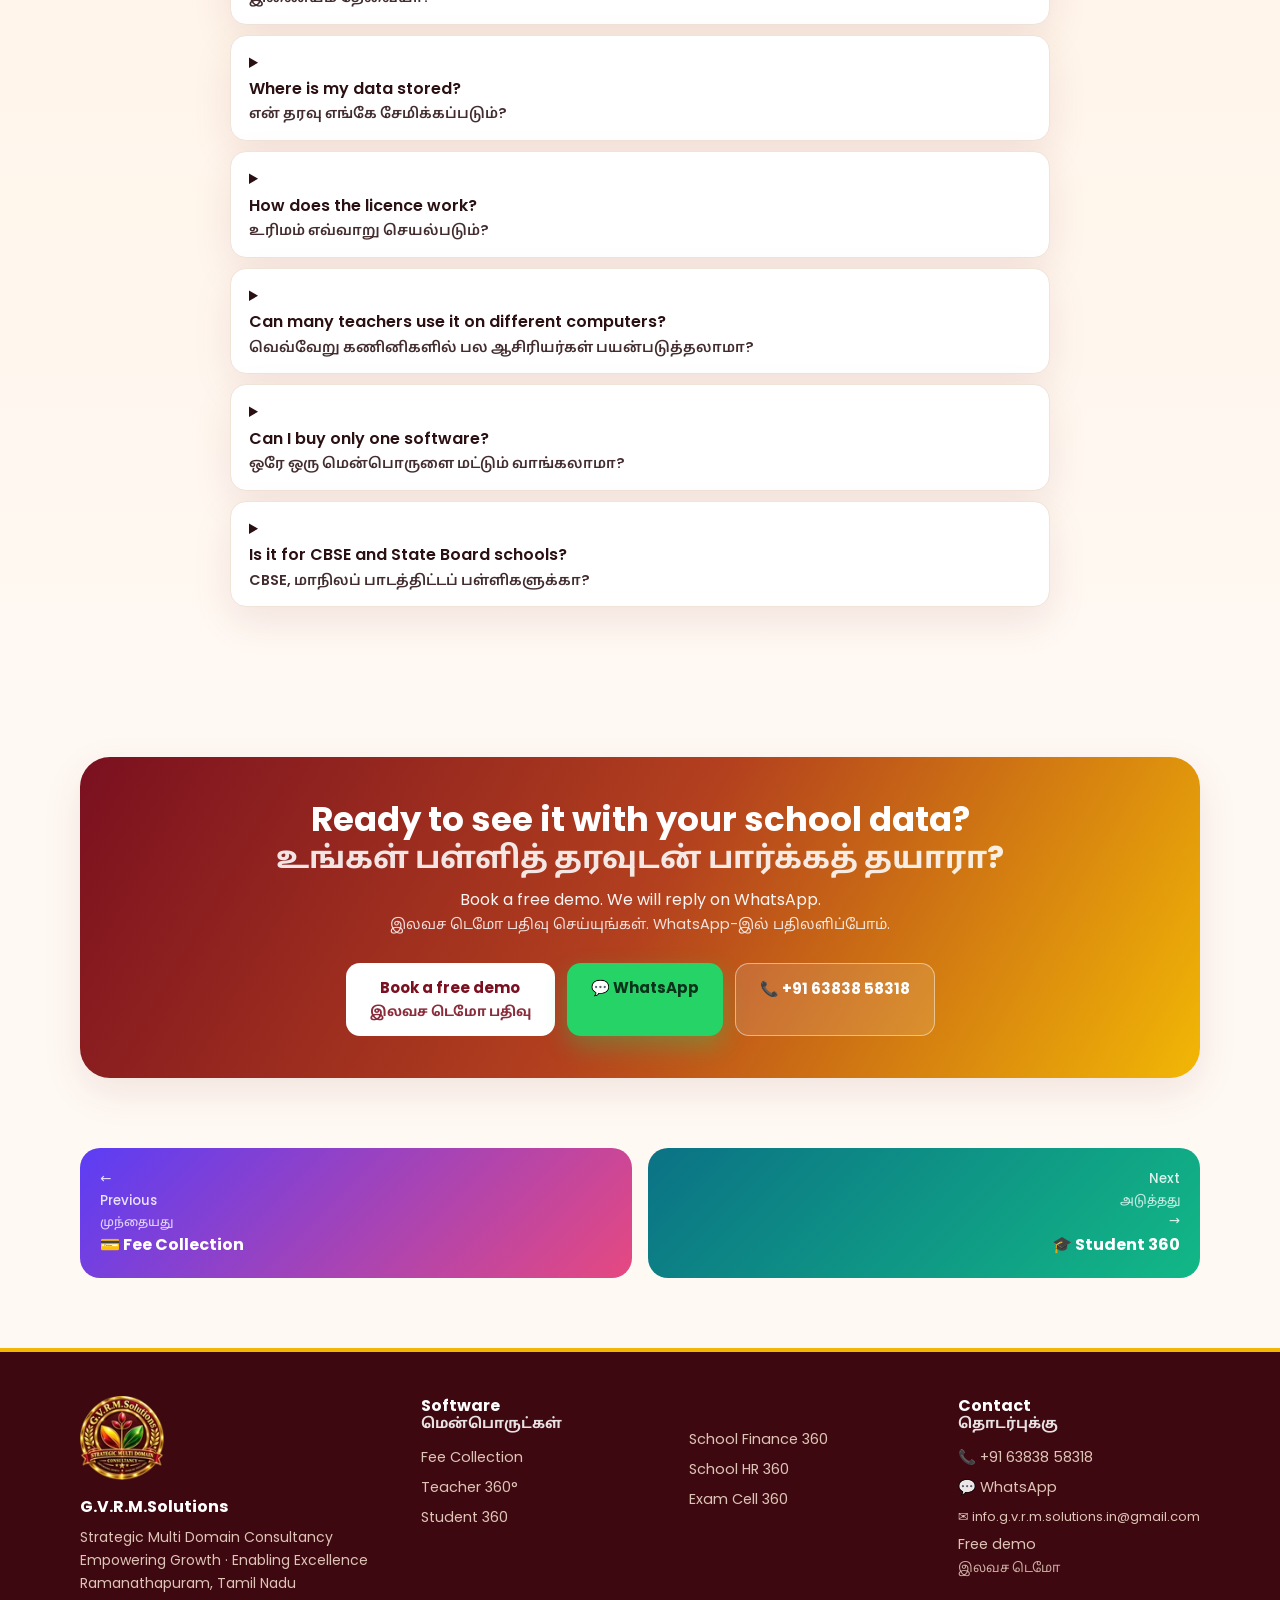
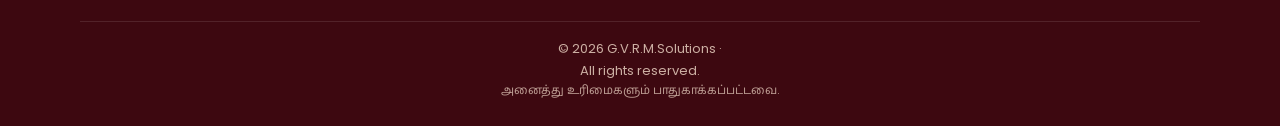
<file: teacher-360.html>
<!DOCTYPE html>
<html lang="en"><head><meta charset="utf-8">
<meta name="viewport" content="width=device-width, initial-scale=1, viewport-fit=cover">
<title>Teacher 360° · G.V.R.M.Solutions</title>
<meta name="description" content="Teacher 360° by G.V.R.M.Solutions, Ramanathapuram. Tamil + English, offline school software.">
<meta name="theme-color" content="#3d0810">
<link rel="icon" type="image/webp" href="logo-sm.webp">
<link href="https://fonts.googleapis.com/css2?family=Poppins:wght@400;500;600;700;800&family=Noto+Sans+Tamil:wght@400;500;700&display=swap" rel="stylesheet">
<link rel="stylesheet" href="style.css">
</head>
<body class="l-both" data-page="product" data-p="teacher">
<div id="hd"></div>
<main id="app"><noscript><p style="padding:40px;text-align:center">Please enable JavaScript to view this website. G.V.R.M.Solutions · +91 63838 58318</p></noscript></main>
<div id="ft"></div>
<a class="wa" href="https://wa.me/916383858318?text=Hello%20G.V.R.M.Solutions%2C%20I%20want%20a%20demo." target="_blank" rel="noopener">💬 WhatsApp</a>
<script src="app.js"></script>
</body></html>
</file>
<file: style.css>
:root{--m:#7a1020;--m2:#3d0810;--g:#f2b705;--o:#b3401e;--bg:#fff9f3;--card:#fff;--ink:#2a1013;--mut:#7a6a66;--line:#f0e3d8;--sh:0 14px 40px #7a102018}
@media (prefers-color-scheme:dark){:root:not([data-theme="light"]){--bg:#1a0c0e;--card:#26151a;--ink:#f8ece4;--mut:#cbb4aa;--line:#4a2a2f;--sh:0 14px 40px #0006}}
*{box-sizing:border-box}html{scroll-behavior:smooth;scroll-padding-top:90px}
body{margin:0;background:var(--bg);color:var(--ink);font:16px/1.65 "Poppins","Noto Sans Tamil","Segoe UI",system-ui,sans-serif;padding-top:env(safe-area-inset-top,0px);padding-bottom:env(safe-area-inset-bottom,0px)}
h1,h2,h3,h4{line-height:1.2;margin:0}a{color:inherit}img{max-width:100%}
.wrap{max-width:1160px;margin:auto;padding:0 20px}
.en,.ta{display:inline}.l-en .ta{display:none}.l-ta .en{display:none}.l-both .ta{display:block;font-size:.9em;opacity:.88}.l-both .en{display:block}
.hd{position:sticky;top:0;z-index:40;background:linear-gradient(90deg,var(--m2),#5a0c18);border-bottom:3px solid var(--g);color:#fff;padding-top:env(safe-area-inset-top,0px)}
.nv{display:flex;align-items:center;gap:14px;min-height:68px}
.lgo{display:flex;align-items:center;gap:10px;text-decoration:none;font-weight:800;font-size:18px}.lgo img{width:48px;height:48px;filter:drop-shadow(0 2px 6px #0006)}.lgo small{display:block;font-size:10.5px;font-weight:500;opacity:.8}
.lk{display:flex;gap:4px;margin-left:auto;align-items:center}.lk>a,.dd>a{text-decoration:none;padding:9px 14px;border-radius:10px;font-size:14.5px;font-weight:600;opacity:.95;display:block}.lk>a:hover,.dd>a:hover,.lk a.on{background:#ffffff26}.lk a.on{background:var(--g);color:var(--m2)}
.dd{position:relative}.dm{position:absolute;right:0;top:100%;min-width:260px;background:var(--card);color:var(--ink);border-radius:16px;padding:8px;box-shadow:0 20px 50px #0005;display:none}.dd:hover .dm,.dd:focus-within .dm{display:block}
.dm a{display:flex;align-items:center;gap:10px;padding:10px 12px;border-radius:10px;text-decoration:none;font-size:14px;font-weight:600}.dm a:hover{background:var(--bg)}.dm i{font-style:normal;width:32px;height:32px;border-radius:9px;display:flex;align-items:center;justify-content:center;color:#fff;background:linear-gradient(135deg,var(--c1),var(--c2))}
.lang{display:flex;gap:3px;margin-left:8px}.lang button{border:1px solid #ffffff55;background:none;color:#fff;border-radius:8px;padding:4px 9px;font:inherit;font-size:12px;cursor:pointer}.lang button.on{background:var(--g);color:var(--m2);font-weight:700}
.mn{display:none;margin-left:auto;background:#ffffff22;border:0;color:#fff;border-radius:10px;padding:8px 12px;font-size:18px;cursor:pointer}
.btn{display:inline-block;text-decoration:none;border:0;cursor:pointer;font:inherit;font-weight:700;padding:13px 24px;border-radius:14px;font-size:15px;transition:transform .15s,box-shadow .15s}.btn:hover{transform:translateY(-3px)}
.b1{background:linear-gradient(180deg,#ffd54a,var(--g));color:var(--m2);box-shadow:0 10px 24px #f2b70588}.b2{background:#ffffff1f;color:#fff;border:1px solid #ffffff77}.b3{background:linear-gradient(135deg,var(--m),var(--o));color:#fff;box-shadow:0 10px 24px #7a102055}.b4{background:#25d366;color:#08331a;box-shadow:0 10px 24px #25d36655}.bw{background:#fff;color:var(--m)}
.hero{position:relative;overflow:hidden;color:#fff;padding:78px 0 90px;background:linear-gradient(125deg,#3d0810,#7a1020 45%,#b3401e 80%,#f2b705)}
.hero .blob{position:absolute;border-radius:50%;filter:blur(2px);opacity:.28;animation:fl 9s ease-in-out infinite alternate}.b-1{width:340px;height:340px;right:-80px;top:-100px;background:#f2b705}.b-2{width:220px;height:220px;left:-60px;bottom:-80px;background:#25d366;animation-delay:1.5s}.b-3{width:140px;height:140px;left:45%;top:12%;background:#e64980;animation-delay:3s}
@keyframes fl{from{transform:translateY(-14px) scale(1)}to{transform:translateY(16px) scale(1.08)}}
.hg{display:grid;grid-template-columns:1.1fr .9fr;gap:34px;align-items:center;position:relative;z-index:1}
.badge{display:inline-block;background:#ffffff26;border:1px solid #ffffff55;border-radius:99px;padding:5px 15px;font-size:13px;font-weight:600;margin-bottom:16px}
.hero h1{font-size:clamp(32px,5.4vw,54px);font-weight:800}.hero h1 b{color:var(--g)}.hero p.lead{font-size:18px;opacity:.96;max-width:600px;margin:16px 0 0}
.cta{display:flex;gap:12px;flex-wrap:wrap;margin-top:26px}.chips{display:flex;flex-wrap:wrap;gap:10px;margin-top:26px}.chips span{background:#ffffff22;border-radius:10px;padding:6px 13px;font-size:13px;font-weight:600}
.hv{position:relative;display:flex;justify-content:center;align-items:center;min-height:340px}.hv>img{width:min(350px,82%);filter:drop-shadow(0 26px 44px #0009);animation:fl 5s ease-in-out infinite alternate}
.float{position:absolute;background:#fff;color:#2a1013;border-radius:16px;padding:10px 14px;box-shadow:0 18px 40px #0005;font-size:13px;font-weight:700;animation:fl 6s ease-in-out infinite alternate}.f1{left:-6px;top:20px}.f2{right:-6px;top:90px;animation-delay:1s}.f3{left:10px;bottom:10px;animation-delay:2s}.float b{display:block;font-size:20px;color:var(--m)}
.strip{background:var(--m2);color:#ffe9a8;overflow:hidden;white-space:nowrap;padding:12px 0;border-bottom:3px solid var(--g)}.strip div{display:inline-block;animation:mq 30s linear infinite;font-weight:700;letter-spacing:.5px}.strip span{margin:0 26px}@keyframes mq{from{transform:translateX(0)}to{transform:translateX(-50%)}}
section{padding:70px 0}.alt{background:linear-gradient(180deg,#fff3e6,#fff9f3)}@media (prefers-color-scheme:dark){.alt{background:#211116}}
.st{text-align:center;max-width:720px;margin:0 auto 38px}.st h2{font-size:clamp(26px,4vw,38px);font-weight:800}.st h2:after{content:"";display:block;width:80px;height:5px;border-radius:5px;background:linear-gradient(90deg,var(--g),var(--o),var(--m));margin:12px auto 0}.st p{color:var(--mut);margin:12px 0 0}
.grid{display:grid;grid-template-columns:repeat(auto-fit,minmax(320px,1fr));gap:22px}.g3{grid-template-columns:repeat(auto-fit,minmax(250px,1fr))}
.pc{border-radius:24px;padding:26px;color:#fff;background:linear-gradient(135deg,var(--c1),var(--c2));position:relative;overflow:hidden;text-decoration:none;display:block;box-shadow:var(--sh);transition:transform .25s,box-shadow .25s}.pc:hover{transform:translateY(-8px) rotate(-.4deg);box-shadow:0 26px 50px #0004}.pc:after{content:"";position:absolute;right:-40px;bottom:-40px;width:160px;height:160px;border-radius:50%;background:#ffffff22}
.pc .ic{width:62px;height:62px;border-radius:18px;background:#ffffff30;display:flex;align-items:center;justify-content:center;font-size:32px;margin-bottom:14px;backdrop-filter:blur(3px)}.pc h3{font-size:23px}.pc p{opacity:.95;font-size:14.5px;margin:6px 0 16px}.pc ul{list-style:none;padding:0;margin:0 0 16px}.pc li{padding:3px 0 3px 22px;position:relative;font-size:14px}.pc li:before{content:"✓";position:absolute;left:0;font-weight:800;color:#ffe9a8}.pc .go{display:inline-block;background:#fff;color:var(--c1);padding:8px 16px;border-radius:99px;font-weight:700;font-size:14px;position:relative;z-index:1}
.tile{background:var(--card);border:1px solid var(--line);border-radius:22px;padding:22px;box-shadow:var(--sh);transition:transform .2s}.tile:hover{transform:translateY(-5px)}.tile .ic{width:54px;height:54px;border-radius:16px;display:flex;align-items:center;justify-content:center;font-size:27px;margin-bottom:12px;background:linear-gradient(135deg,var(--c1,#7a1020),var(--c2,#b3401e));color:#fff}.tile b{display:block;font-size:17px;margin-bottom:4px}.tile p{margin:0;color:var(--mut);font-size:14.5px}
.stats{background:linear-gradient(120deg,#3d0810,#7a1020,#b3401e);color:#fff;padding:46px 0}.sg{display:grid;grid-template-columns:repeat(auto-fit,minmax(190px,1fr));gap:20px;text-align:center}.sg b{display:block;font-size:34px;font-weight:800;color:var(--g)}.sg span{font-size:14px;opacity:.92}
.tl{display:grid;grid-template-columns:repeat(auto-fit,minmax(230px,1fr));gap:20px;counter-reset:s}.tl>div{background:var(--card);border:1px solid var(--line);border-radius:20px;padding:22px 22px 22px 76px;position:relative;box-shadow:var(--sh)}.tl>div:before{counter-increment:s;content:counter(s);position:absolute;left:20px;top:20px;width:42px;height:42px;border-radius:50%;background:linear-gradient(135deg,var(--g),var(--o));color:var(--m2);display:flex;align-items:center;justify-content:center;font-weight:800;font-size:18px}.tl b{display:block;margin-bottom:4px}.tl p{margin:0;color:var(--mut);font-size:14.5px}
.soon{display:flex;flex-wrap:wrap;gap:12px;justify-content:center}.soon span{background:var(--card);border:2px dashed var(--g);border-radius:16px;padding:10px 18px;font-weight:600;font-size:14.5px}
.cband{background:linear-gradient(120deg,#7a1020,#b3401e,#f2b705);color:#fff;border-radius:30px;padding:42px;text-align:center;box-shadow:var(--sh)}.cband h2{font-size:clamp(24px,3.6vw,34px)}.cband p{max-width:600px;margin:10px auto 22px;opacity:.95}.cband .cta{justify-content:center}
.crumb{font-size:13px;opacity:.9;margin-bottom:14px}.crumb a{text-decoration:none;opacity:.9}.crumb a:hover{text-decoration:underline}
.phero{position:relative;overflow:hidden;color:#fff;padding:60px 0 70px;background:linear-gradient(130deg,var(--c1),var(--c2))}.phero:before{content:"";position:absolute;right:-90px;top:-110px;width:360px;height:360px;border-radius:50%;background:#ffffff1f}.phero:after{content:"";position:absolute;left:-60px;bottom:-90px;width:230px;height:230px;border-radius:50%;background:#ffffff18}
.pi{width:78px;height:78px;border-radius:24px;background:#ffffff30;display:flex;align-items:center;justify-content:center;font-size:42px;margin-bottom:16px}.phero h1{font-size:clamp(32px,5vw,50px);font-weight:800}.phero p.lead{font-size:18px;opacity:.96;margin:12px 0 0;max-width:560px}
.fgrid{display:grid;grid-template-columns:repeat(auto-fit,minmax(260px,1fr));gap:18px}.fc{border-radius:20px;padding:20px;background:var(--card);border:1px solid var(--line);box-shadow:var(--sh);position:relative;overflow:hidden;transition:transform .2s}.fc:hover{transform:translateY(-5px)}.fc:before{content:"";position:absolute;left:0;top:0;bottom:0;width:6px;background:linear-gradient(180deg,var(--c1),var(--c2))}.fc .e{font-size:30px}.fc b{display:block;font-size:15.5px;margin-top:8px;font-weight:600;line-height:1.4}
.two{display:grid;grid-template-columns:1fr 1fr;gap:22px}.box{background:var(--card);border:1px solid var(--line);border-radius:22px;padding:24px;box-shadow:var(--sh)}.box h3{margin-bottom:12px;font-size:20px}.box li{margin:8px 0;list-style:none;padding-left:26px;position:relative}.box ul{padding:0;margin:0}.box li:before{content:"●";position:absolute;left:0;color:var(--c1)}
.mock{background:#fff;color:#2a1013;border-radius:22px;padding:16px;box-shadow:0 30px 60px #0005;font-size:12.5px;position:relative;z-index:1}.mock .tb{display:flex;gap:6px;margin-bottom:10px}.mock .tb i{width:10px;height:10px;border-radius:50%;background:#e03131}.mock .tb i:nth-child(2){background:#f59f00}.mock .tb i:nth-child(3){background:#12b886}
.mk4{display:grid;grid-template-columns:1fr 1fr;gap:8px}.mk4 div{border-radius:12px;padding:9px 11px;color:#fff;font-size:11.5px}.mk4 b{display:block;font-size:18px}.k1{background:linear-gradient(135deg,#5b3df5,#e64980)}.k2{background:linear-gradient(135deg,#12b886,#1c7ed6)}.k3{background:linear-gradient(135deg,#f59f00,#e8590c)}.k4{background:linear-gradient(135deg,#0b7285,#12b886)}
.bars{display:flex;align-items:flex-end;gap:7px;height:84px;margin-top:12px}.bars i{flex:1;border-radius:6px 6px 0 0;background:linear-gradient(180deg,var(--c1),var(--c2));animation:gr 2.6s ease-in-out infinite alternate;transform-origin:bottom}.bars i:nth-child(2n){animation-delay:.5s}.bars i:nth-child(3n){animation-delay:1s}@keyframes gr{from{transform:scaleY(.6)}to{transform:scaleY(1)}}
.rw{display:flex;justify-content:space-between;align-items:center;padding:6px 0;border-bottom:1px dashed #eadfd6}.pl{padding:2px 9px;border-radius:99px;color:#fff;font-size:11px;font-weight:700}.cell{display:grid;grid-template-columns:repeat(7,1fr);gap:4px;margin-top:8px}.cell i{height:22px;border-radius:5px;background:#12b886}.cell i.a{background:#e03131}.cell i.l{background:#1c7ed6}.cell i.h{background:#f59f00}
.pn{display:grid;grid-template-columns:1fr 1fr;gap:16px}.pn a{text-decoration:none;border-radius:20px;padding:20px;background:linear-gradient(135deg,var(--c1),var(--c2));color:#fff;font-weight:700;display:block}.pn a small{display:block;opacity:.85;font-weight:500}.pn a:last-child{text-align:right}
.tbl{width:100%;border-collapse:separate;border-spacing:0;border-radius:18px;overflow:hidden;box-shadow:var(--sh);background:var(--card)}.tbl th{background:linear-gradient(90deg,var(--m),var(--o));color:#fff;text-align:left;padding:13px 16px}.tbl td{padding:13px 16px;border-bottom:1px solid var(--line)}.tbl tr:last-child td{border:0}.tbl a{font-weight:700;color:var(--m);text-decoration:none}
.row2{display:grid;grid-template-columns:1fr 1fr;gap:26px;align-items:center;margin-bottom:36px}.row2.rv2{direction:rtl}.row2.rv2>*{direction:ltr}
.sec{border-radius:26px;padding:28px;background:linear-gradient(135deg,var(--c1),var(--c2));box-shadow:var(--sh);position:relative;overflow:hidden}
.cc{display:grid;grid-template-columns:repeat(auto-fit,minmax(230px,1fr));gap:18px;margin-bottom:30px}.cc .tile a{color:var(--m);font-weight:700;text-decoration:none}
.cg{display:grid;grid-template-columns:1fr 1fr;gap:26px;align-items:start}form.qf{background:var(--card);border:1px solid var(--line);border-radius:24px;padding:26px;box-shadow:var(--sh)}label{display:block;font-size:13px;font-weight:600;color:var(--mut);margin:0 0 4px}input,select{width:100%;padding:12px 13px;border:2px solid var(--line);border-radius:12px;background:var(--bg);color:var(--ink);font:inherit;margin-bottom:12px}input:focus,select:focus{outline:0;border-color:var(--m)}
.faq details{background:var(--card);border:1px solid var(--line);border-radius:16px;padding:14px 18px;margin-bottom:10px;box-shadow:var(--sh)}.faq summary{cursor:pointer;font-weight:600}.faq p{margin:8px 0 0;color:var(--mut);font-size:15px}
.ft{background:var(--m2);color:#f0d9c8;padding:44px 0 26px;border-top:4px solid var(--g)}.fg{display:grid;grid-template-columns:1.3fr 1fr 1fr 1fr;gap:26px}.ft h4{color:#fff;margin-bottom:10px}.ft a{display:block;text-decoration:none;opacity:.9;padding:3px 0;font-size:14.5px}.ft a:hover{color:var(--g)}.ft img{width:84px;margin-bottom:8px}.ft .cp{text-align:center;margin-top:26px;font-size:13px;opacity:.8;border-top:1px solid #ffffff22;padding-top:16px}
.wa{position:fixed;right:16px;bottom:calc(16px + env(safe-area-inset-bottom,0px));z-index:35;background:#25d366;color:#08331a;border-radius:99px;padding:12px 18px;font-weight:700;text-decoration:none;box-shadow:0 10px 26px #0005;display:flex;gap:8px;align-items:center;animation:pu 2.4s ease-in-out infinite}@keyframes pu{50%{box-shadow:0 10px 26px #0005,0 0 0 10px #25d36633}}
.rv{opacity:0;transform:translateY(26px);transition:opacity .7s,transform .7s}.rv.in{opacity:1;transform:none}
:focus-visible{outline:3px solid var(--g);outline-offset:2px}
@media (max-width:900px){.hg,.two,.row2,.cg,.pn,.fg{grid-template-columns:1fr}.row2.rv2{direction:ltr}.mn{display:block}.lk{display:none;position:absolute;left:0;right:0;top:100%;background:var(--m2);flex-direction:column;align-items:stretch;padding:10px 16px;margin:0}.lk.on{display:flex}.dm{position:static;display:block;background:transparent;box-shadow:none;padding:0 0 0 10px}.dm a{color:#fff}.dm a:hover{background:#ffffff22}.lang{margin:8px 0}.hv{min-height:0;order:-1}.hv>img{width:210px}.float{display:none}.hero{padding:50px 0 56px}section{padding:50px 0}}
@media (prefers-reduced-motion:reduce){*{animation:none!important;transition:none!important;scroll-behavior:auto!important}.rv{opacity:1;transform:none}}
</file>
